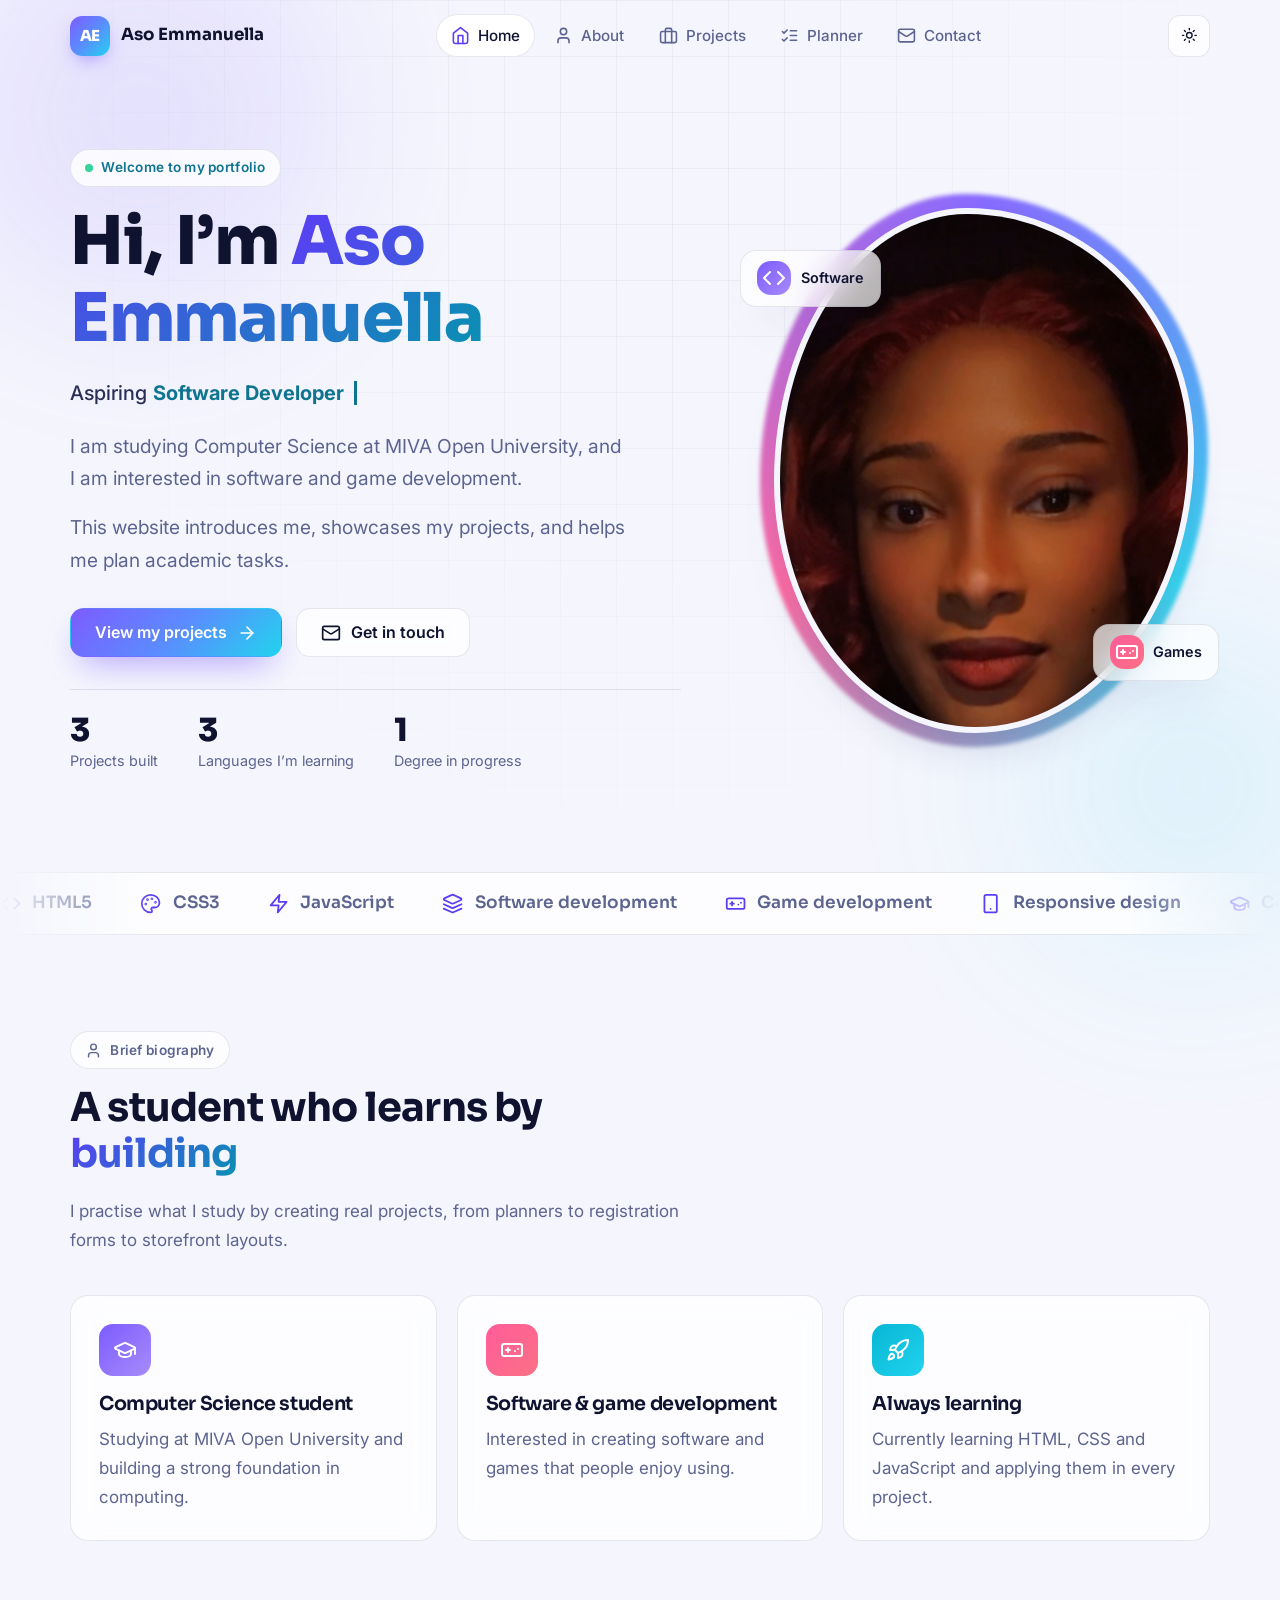
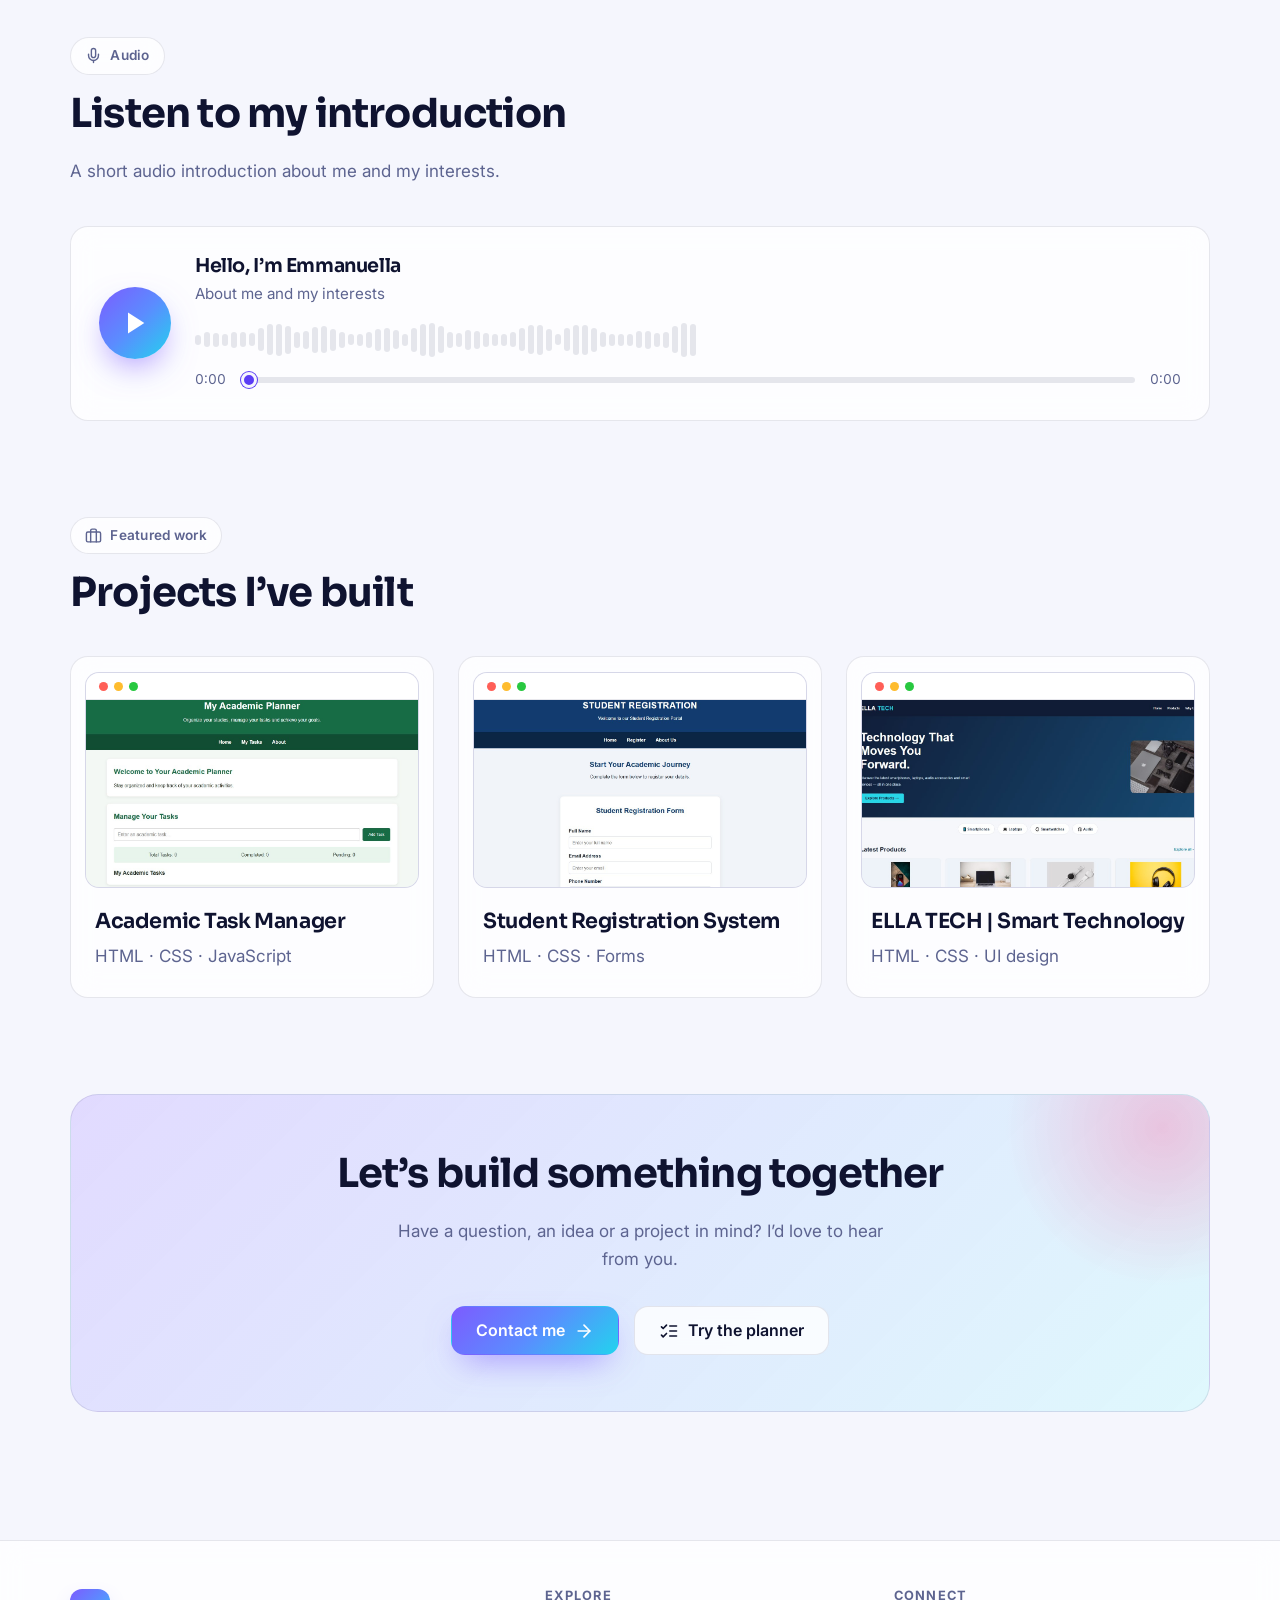
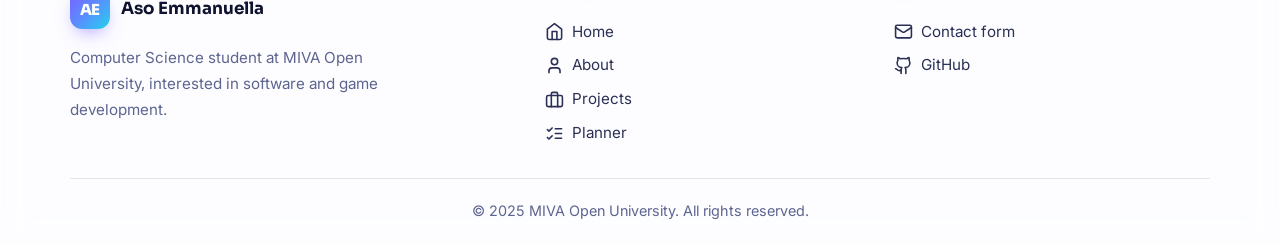
<file: index.html>
<!DOCTYPE html>
<html lang="en">
<head>
  <meta charset="UTF-8">
  <meta name="viewport" content="width=device-width, initial-scale=1.0">
  <title>Aso Emmanuella | Student Portfolio</title>
  <meta name="description" content="Portfolio of Aso Emmanuella, a Computer Science student at MIVA Open University interested in software and game development.">
  <meta name="theme-color" content="#0a0c1b">
  <link rel="icon" href="favicon.svg" type="image/svg+xml">
  <link rel="preconnect" href="https://fonts.googleapis.com">
  <link rel="preconnect" href="https://fonts.gstatic.com" crossorigin>
  <link rel="stylesheet" href="https://fonts.googleapis.com/css2?family=Inter:wght@400;500;600;700&family=Sora:wght@600;700;800&display=swap">
  <link rel="stylesheet" href="style.css">
  <script>
    
    document.documentElement.classList.add("js");
    try {
      var saved = localStorage.getItem("theme");
      var theme = saved ? JSON.parse(saved) : (matchMedia("(prefers-color-scheme: light)").matches ? "light" : "dark");
      document.documentElement.dataset.theme = theme;
    } catch (e) { document.documentElement.dataset.theme = "dark"; }
  </script>
  <script src="script.js" defer></script>
</head>
<body>
  <a class="skip-link" href="#main">Skip to main content</a>
  <div class="scroll-progress" aria-hidden="true"></div>
  <div class="bg-grid" aria-hidden="true"></div>

  <header class="site-header">
    <div class="container nav-inner">
      <a class="brand" href="index.html" aria-label="Aso Emmanuella, home">
        <span class="brand-mark" aria-hidden="true">AE</span>
        <span>Aso Emmanuella</span>
      </a>

      <nav class="nav-links" id="site-nav" aria-label="Main navigation">
        <a href="index.html" aria-current="page"><i data-icon="home"></i>Home</a>
        <a href="about.html"><i data-icon="user"></i>About</a>
        <a href="projects.html"><i data-icon="briefcase"></i>Projects</a>
        <a href="planner.html"><i data-icon="tasks"></i>Planner</a>
        <a href="contact.html"><i data-icon="mail"></i>Contact</a>
      </nav>

      <div class="nav-actions">
        <button class="icon-btn theme-toggle" type="button" aria-label="Switch theme">
          <i data-icon="sun" class="icon-sun"></i><i data-icon="moon" class="icon-moon"></i>
        </button>
        <button class="icon-btn menu-toggle" type="button" aria-expanded="false" aria-controls="site-nav" aria-label="Open menu">
          <span class="bars" aria-hidden="true"><span></span><span></span><span></span></span>
        </button>
      </div>
    </div>
  </header>

  <main id="main">
    <!-- Hero: name, photograph, welcome message, brief biography -->
    <section class="hero" aria-labelledby="hero-title">
      <div class="container hero-grid">
        <div>
          <p class="eyebrow reveal"><span class="dot"></span>Welcome to my portfolio</p>
          <h1 id="hero-title" class="reveal" style="--i:1">Hi, I&rsquo;m <span class="grad-text">Aso Emmanuella</span></h1>
          <p class="role-line reveal" style="--i:2" aria-hidden="true">
            <span>Aspiring</span><span class="typed" data-typed="Software Developer|Game Developer|Computer Science Student">Software Developer</span><span class="caret"></span>
          </p>
          <p class="lead reveal" style="--i:3">
            I am studying Computer Science at MIVA Open University, and I am interested in software and game development.
          </p>
          <p class="lead reveal" style="--i:3">
            This website introduces me, showcases my projects, and helps me plan academic tasks.
          </p>
          <div class="hero-cta reveal" style="--i:4">
            <a class="btn btn-primary" href="projects.html">View my projects <i data-icon="arrow-right" class="icon-arrow"></i></a>
            <a class="btn btn-ghost" href="contact.html"><i data-icon="mail"></i>Get in touch</a>
          </div>
          <dl class="stats reveal" style="--i:5">
            <div class="stat"><dt class="sr-only">Projects built</dt><dd style="margin:0"><strong data-count="3">0</strong><span>Projects built</span></dd></div>
            <div class="stat"><dt class="sr-only">Languages being learned</dt><dd style="margin:0"><strong data-count="3">0</strong><span>Languages I&rsquo;m learning</span></dd></div>
            <div class="stat"><dt class="sr-only">Degree programme</dt><dd style="margin:0"><strong data-count="1">0</strong><span>Degree in progress</span></dd></div>
          </dl>
        </div>

        <div class="portrait-wrap reveal reveal-scale" style="--i:2">
          <div class="portrait-ring" aria-hidden="true"></div>
          <figure class="portrait" style="margin:0">
            <img src="assets/images/profile.jpg" alt="Portrait of Aso Emmanuella" width="420" height="525" fetchpriority="high">
          </figure>
          <div class="float-chip c1" aria-hidden="true"><span class="tile t-violet"><i data-icon="code"></i></span>Software</div>
          <div class="float-chip c2" aria-hidden="true"><span class="tile t-pink"><i data-icon="gamepad"></i></span>Games</div>
        </div>
      </div>
    </section>

    <div class="marquee" aria-hidden="true">
      <div class="marquee-track"><span><i data-icon="code"></i>HTML5</span><span><i data-icon="palette"></i>CSS3</span><span><i data-icon="zap"></i>JavaScript</span><span><i data-icon="layers"></i>Software development</span><span><i data-icon="gamepad"></i>Game development</span><span><i data-icon="phone2"></i>Responsive design</span><span><i data-icon="cap"></i>Computer Science</span><span><i data-icon="code"></i>HTML5</span><span><i data-icon="palette"></i>CSS3</span><span><i data-icon="zap"></i>JavaScript</span><span><i data-icon="layers"></i>Software development</span><span><i data-icon="gamepad"></i>Game development</span><span><i data-icon="phone2"></i>Responsive design</span><span><i data-icon="cap"></i>Computer Science</span><span><i data-icon="code"></i>HTML5</span><span><i data-icon="palette"></i>CSS3</span><span><i data-icon="zap"></i>JavaScript</span><span><i data-icon="layers"></i>Software development</span><span><i data-icon="gamepad"></i>Game development</span><span><i data-icon="phone2"></i>Responsive design</span><span><i data-icon="cap"></i>Computer Science</span><span><i data-icon="code"></i>HTML5</span><span><i data-icon="palette"></i>CSS3</span><span><i data-icon="zap"></i>JavaScript</span><span><i data-icon="layers"></i>Software development</span><span><i data-icon="gamepad"></i>Game development</span><span><i data-icon="phone2"></i>Responsive design</span><span><i data-icon="cap"></i>Computer Science</span></div>
    </div>

    <section class="section" aria-labelledby="bio-title">
      <div class="container">
        <div class="section-head reveal">
          <p class="eyebrow"><i data-icon="user"></i>Brief biography</p>
          <h2 id="bio-title">A student who learns by <span class="grad-text">building</span></h2>
          <p>I practise what I study by creating real projects, from planners to registration forms to storefront layouts.</p>
        </div>
        <div class="grid-3">
          <article class="card reveal" style="--i:0">
            <span class="tile t-violet"><i data-icon="cap"></i></span>
            <h3>Computer Science student</h3>
            <p>Studying at MIVA Open University and building a strong foundation in computing.</p>
          </article>
          <article class="card reveal" style="--i:1">
            <span class="tile t-pink"><i data-icon="gamepad"></i></span>
            <h3>Software &amp; game development</h3>
            <p>Interested in creating software and games that people enjoy using.</p>
          </article>
          <article class="card reveal" style="--i:2">
            <span class="tile t-cyan"><i data-icon="rocket"></i></span>
            <h3>Always learning</h3>
            <p>Currently learning HTML, CSS and JavaScript and applying them in every project.</p>
          </article>
        </div>
      </div>
    </section>

    <section class="section" style="padding-top:0" aria-labelledby="audio-heading">
      <div class="container">
        <div class="section-head reveal">
          <p class="eyebrow"><i data-icon="mic"></i>Audio</p>
          <h2 id="audio-heading">Listen to my introduction</h2>
          <p>A short audio introduction about me and my interests.</p>
        </div>

        <div class="card audio-card reveal" data-audio-player hidden>
          <button class="play-btn" type="button" aria-label="Play introduction">
            <i data-icon="play" class="icon-play"></i><i data-icon="pause" class="icon-pause"></i>
          </button>
          <div class="audio-body">
            <h3>Hello, I&rsquo;m Emmanuella</h3>
            <p>About me and my interests <span class="audio-status" role="status"></span></p>
            <div class="wave" aria-hidden="true"></div>
            <div class="seek-row">
              <span class="t-current">0:00</span>
              <input class="seek" type="range" min="0" max="1000" value="0" step="1" aria-label="Seek through the introduction">
              <span class="t-total">0:00</span>
            </div>
          </div>
        </div>
        <!-- Native player: used as the fallback and replaced by the styled player when JavaScript runs -->
        <audio id="intro-audio" controls preload="metadata" style="width:100%">
          <source src="media/recording.mp3" type="audio/mpeg">
          Your browser does not support the audio element.
        </audio>
      </div>
    </section>

    <section class="section" style="padding-top:0" aria-labelledby="featured-title">
      <div class="container">
        <div class="section-head reveal">
          <p class="eyebrow"><i data-icon="briefcase"></i>Featured work</p>
          <h2 id="featured-title">Projects I&rsquo;ve built</h2>
        </div>
        <div class="projects-grid">
        <a class="card project-card reveal" style="--i:0;text-decoration:none;color:inherit" href="projects.html" aria-label="Academic Task Manager, view on projects page">
          <div class="browser">
            <div class="browser-bar" aria-hidden="true"><span></span><span></span><span></span></div>
            <div class="browser-shot"><img src="assets/images/project-task-manager.jpg" alt="" width="1341" height="642" loading="lazy"></div>
          </div>
          <div class="project-body">
            <h3 style="margin-top:0">Academic Task Manager</h3>
            <p style="margin:0">HTML · CSS · JavaScript</p>
          </div>
        </a>
        <a class="card project-card reveal" style="--i:1;text-decoration:none;color:inherit" href="projects.html" aria-label="Student Registration System, view on projects page">
          <div class="browser">
            <div class="browser-bar" aria-hidden="true"><span></span><span></span><span></span></div>
            <div class="browser-shot"><img src="assets/images/project-registration.jpg" alt="" width="1341" height="642" loading="lazy"></div>
          </div>
          <div class="project-body">
            <h3 style="margin-top:0">Student Registration System</h3>
            <p style="margin:0">HTML · CSS · Forms</p>
          </div>
        </a>
        <a class="card project-card reveal" style="--i:2;text-decoration:none;color:inherit" href="projects.html" aria-label="ELLA TECH | Smart Technology, view on projects page">
          <div class="browser">
            <div class="browser-bar" aria-hidden="true"><span></span><span></span><span></span></div>
            <div class="browser-shot"><img src="assets/images/project-ella-tech.jpg" alt="" width="1341" height="642" loading="lazy"></div>
          </div>
          <div class="project-body">
            <h3 style="margin-top:0">ELLA TECH | Smart Technology</h3>
            <p style="margin:0">HTML · CSS · UI design</p>
          </div>
        </a>
        </div>
      </div>
    </section>

    <section class="section" style="padding-top:0">
      <div class="container">
        <div class="cta-band reveal reveal-scale">
          <h2>Let&rsquo;s build something together</h2>
          <p>Have a question, an idea or a project in mind? I&rsquo;d love to hear from you.</p>
          <div class="hero-cta">
            <a class="btn btn-primary" href="contact.html">Contact me <i data-icon="arrow-right" class="icon-arrow"></i></a>
            <a class="btn btn-ghost" href="planner.html"><i data-icon="tasks"></i>Try the planner</a>
          </div>
        </div>
      </div>
    </section>
  </main>

  <footer class="site-footer">
    <div class="container footer-inner">
      <div>
        <a class="brand" href="index.html" aria-label="Aso Emmanuella, home">
          <span class="brand-mark" aria-hidden="true">AE</span>
          <span>Aso Emmanuella</span>
        </a>
        <p style="margin-top:1rem;max-width:340px">Computer Science student at MIVA Open University, interested in software and game development.</p>
      </div>
      <nav aria-label="Footer navigation">
        <h2>Explore</h2>
        <div class="footer-links">
          <a href="index.html"><i data-icon="home"></i>Home</a>
          <a href="about.html"><i data-icon="user"></i>About</a>
          <a href="projects.html"><i data-icon="briefcase"></i>Projects</a>
          <a href="planner.html"><i data-icon="tasks"></i>Planner</a>
        </div>
      </nav>
      <div>
        <h2>Connect</h2>
        <div class="footer-links">
          <a href="contact.html"><i data-icon="mail"></i>Contact form</a>
          <a href="https://github.com/asoemmanuella2-max" target="_blank" rel="noopener noreferrer"><i data-icon="github"></i>GitHub</a>
        </div>
      </div>
    </div>
    <div class="container copyright">
      <p>&copy; 2025 MIVA Open University. All rights reserved.</p>
    </div>
  </footer>

  <button class="icon-btn to-top" type="button" aria-label="Back to top"><i data-icon="arrow-up"></i></button>
</body>
</html>
</file>
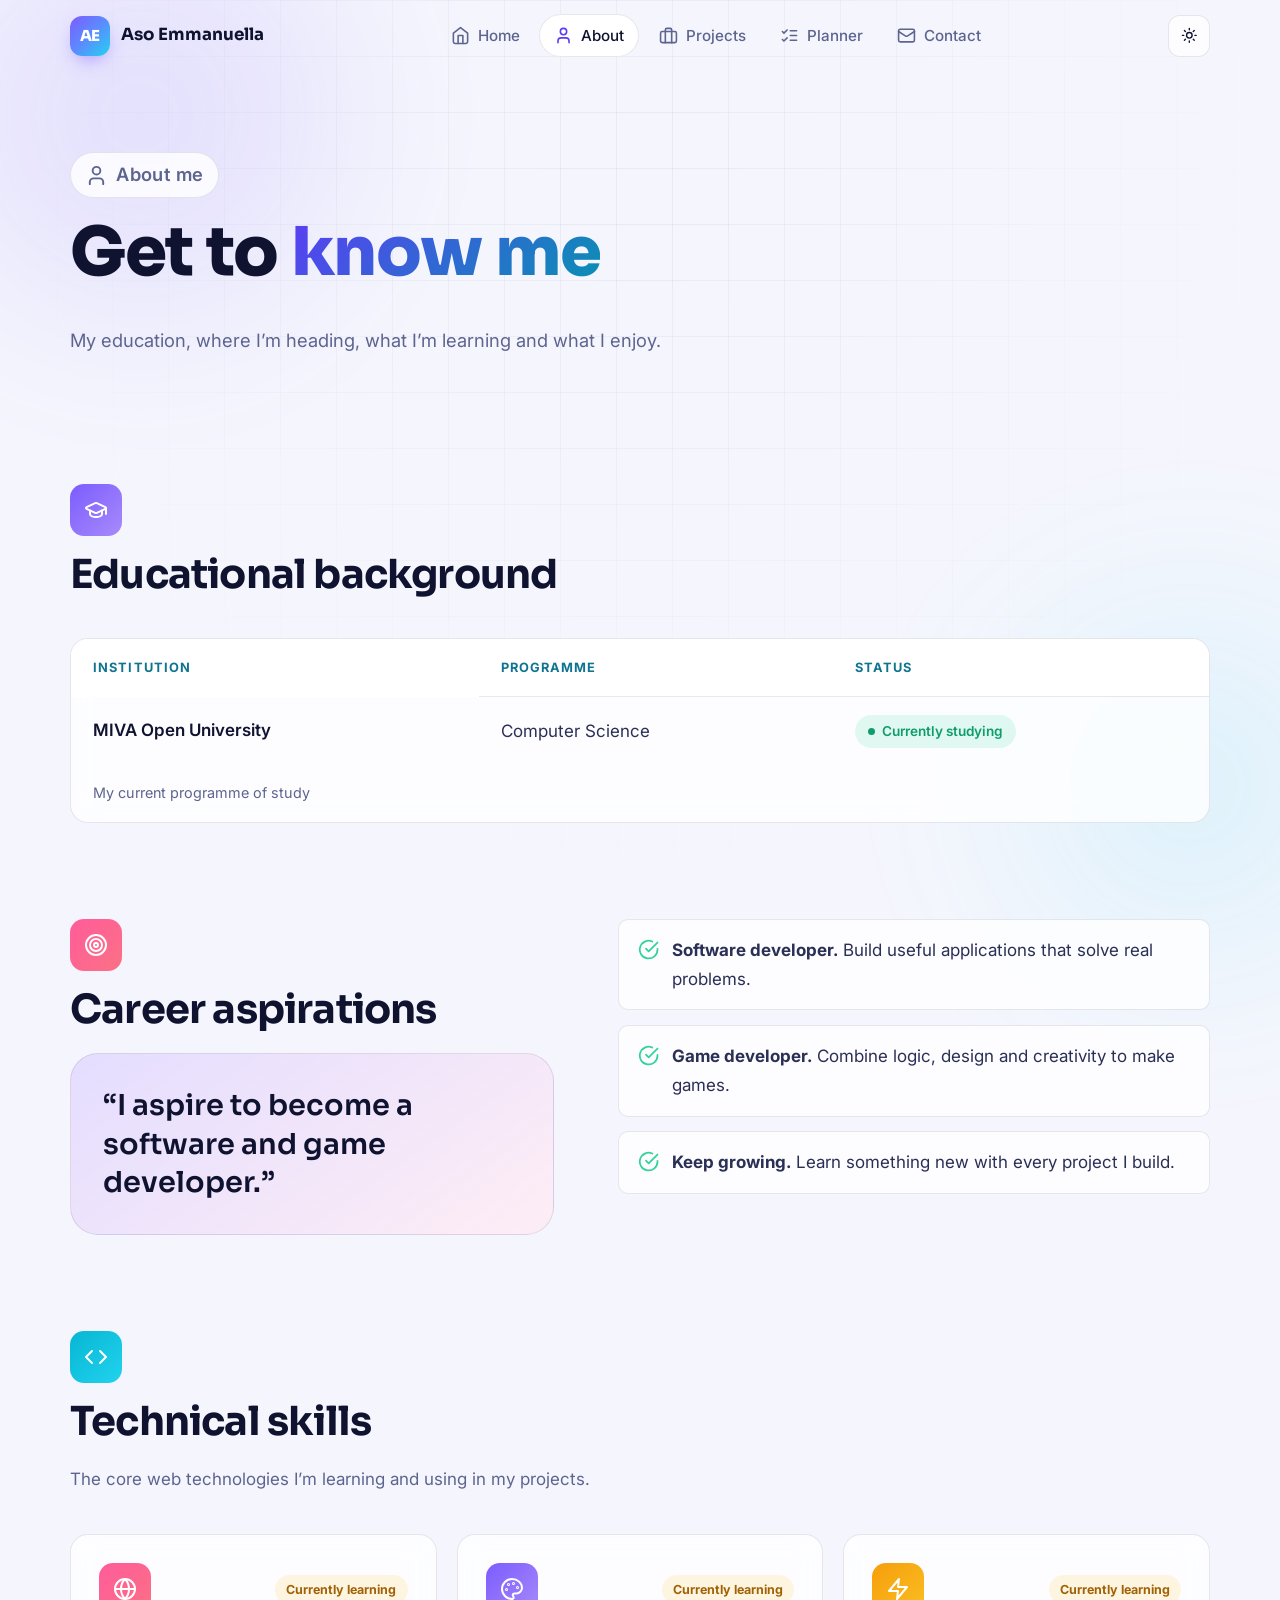
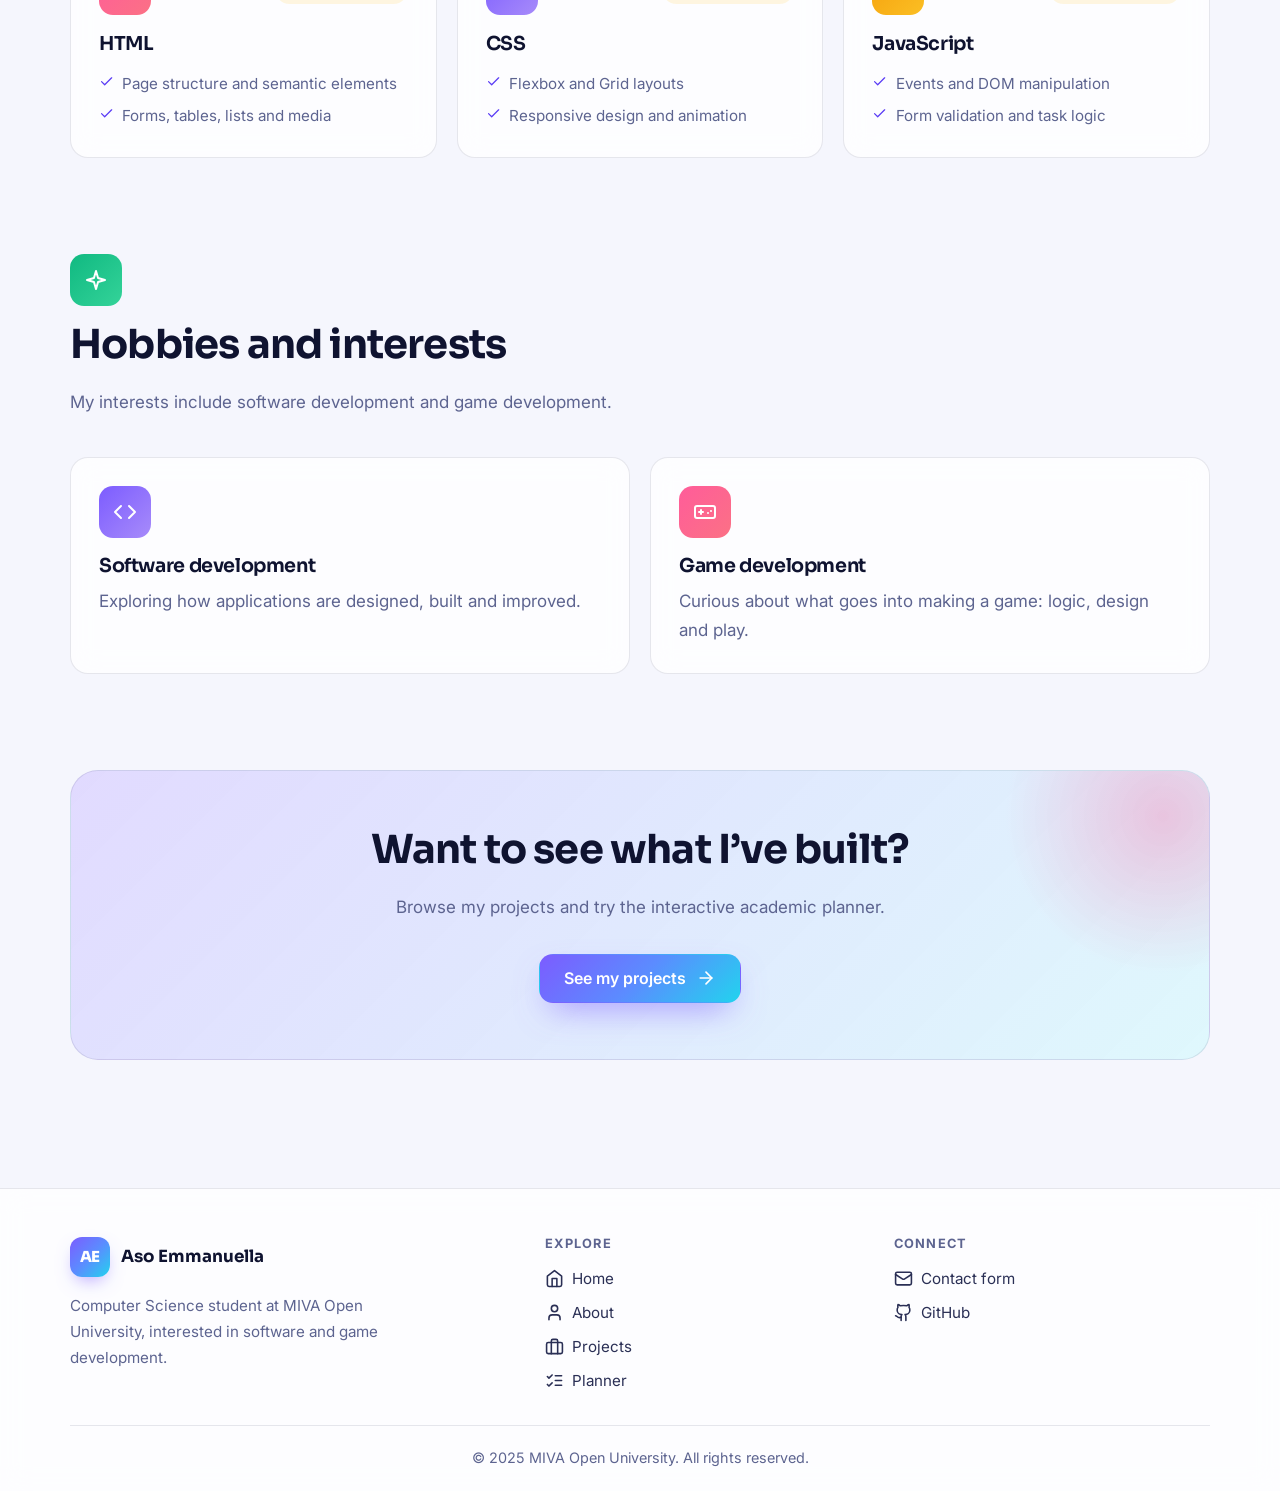
<file: about.html>
<!DOCTYPE html>
<html lang="en">
<head>
  <meta charset="UTF-8">
  <meta name="viewport" content="width=device-width, initial-scale=1.0">
  <title>About Me | Aso Emmanuella</title>
  <meta name="description" content="Education, career aspirations, technical skills and interests of Aso Emmanuella, a Computer Science student at MIVA Open University.">
  <meta name="theme-color" content="#0a0c1b">
  <link rel="icon" href="favicon.svg" type="image/svg+xml">
  <link rel="preconnect" href="https://fonts.googleapis.com">
  <link rel="preconnect" href="https://fonts.gstatic.com" crossorigin>
  <link rel="stylesheet" href="https://fonts.googleapis.com/css2?family=Inter:wght@400;500;600;700&family=Sora:wght@600;700;800&display=swap">
  <link rel="stylesheet" href="style.css">
  <script>
    
    document.documentElement.classList.add("js");
    try {
      var saved = localStorage.getItem("theme");
      var theme = saved ? JSON.parse(saved) : (matchMedia("(prefers-color-scheme: light)").matches ? "light" : "dark");
      document.documentElement.dataset.theme = theme;
    } catch (e) { document.documentElement.dataset.theme = "dark"; }
  </script>
  <script src="script.js" defer></script>
</head>
<body>
  <a class="skip-link" href="#main">Skip to main content</a>
  <div class="scroll-progress" aria-hidden="true"></div>
  <div class="bg-grid" aria-hidden="true"></div>

  <header class="site-header">
    <div class="container nav-inner">
      <a class="brand" href="index.html" aria-label="Aso Emmanuella, home">
        <span class="brand-mark" aria-hidden="true">AE</span>
        <span>Aso Emmanuella</span>
      </a>

      <nav class="nav-links" id="site-nav" aria-label="Main navigation">
        <a href="index.html"><i data-icon="home"></i>Home</a>
        <a href="about.html" aria-current="page"><i data-icon="user"></i>About</a>
        <a href="projects.html"><i data-icon="briefcase"></i>Projects</a>
        <a href="planner.html"><i data-icon="tasks"></i>Planner</a>
        <a href="contact.html"><i data-icon="mail"></i>Contact</a>
      </nav>

      <div class="nav-actions">
        <button class="icon-btn theme-toggle" type="button" aria-label="Switch theme">
          <i data-icon="sun" class="icon-sun"></i><i data-icon="moon" class="icon-moon"></i>
        </button>
        <button class="icon-btn menu-toggle" type="button" aria-expanded="false" aria-controls="site-nav" aria-label="Open menu">
          <span class="bars" aria-hidden="true"><span></span><span></span><span></span></span>
        </button>
      </div>
    </div>
  </header>

  <main id="main">
    <section class="page-hero">
      <div class="container">
        <p class="eyebrow reveal"><i data-icon="user"></i>About me</p>
        <h1 class="reveal" style="--i:1">Get to <span class="grad-text">know me</span></h1>
        <p class="reveal" style="--i:2">My education, where I&rsquo;m heading, what I&rsquo;m learning and what I enjoy.</p>
      </div>
    </section>

    <!-- Education (table) -->
    <section class="section" aria-labelledby="edu-title">
      <div class="container">
        <div class="section-head reveal">
          <span class="tile t-violet" style="margin-bottom:1rem"><i data-icon="cap"></i></span>
          <h2 id="edu-title">Educational background</h2>
        </div>
        <div class="table-wrap reveal">
          <table>
            <caption>My current programme of study</caption>
            <thead>
              <tr><th scope="col">Institution</th><th scope="col">Programme</th><th scope="col">Status</th></tr>
            </thead>
            <tbody>
              <tr>
                <th scope="row">MIVA Open University</th>
                <td>Computer Science</td>
                <td><span class="badge"><span class="dot"></span>Currently studying</span></td>
              </tr>
            </tbody>
          </table>
        </div>
      </div>
    </section>

    <!-- Career aspirations -->
    <section class="section" style="padding-top:0" aria-labelledby="career-title">
      <div class="container split">
        <div class="reveal reveal-left">
          <span class="tile t-pink" style="margin-bottom:1rem"><i data-icon="target"></i></span>
          <h2 id="career-title">Career aspirations</h2>
          <div class="quote-card"><p>&ldquo;I aspire to become a software and game developer.&rdquo;</p></div>
        </div>
        <ul class="check-list reveal reveal-right" aria-label="Career goals">
          <li><i data-icon="check-circle"></i><span><strong>Software developer.</strong> Build useful applications that solve real problems.</span></li>
          <li><i data-icon="check-circle"></i><span><strong>Game developer.</strong> Combine logic, design and creativity to make games.</span></li>
          <li><i data-icon="check-circle"></i><span><strong>Keep growing.</strong> Learn something new with every project I build.</span></li>
        </ul>
      </div>
    </section>

    <!-- Technical skills -->
    <section class="section" style="padding-top:0" aria-labelledby="skills-title">
      <div class="container">
        <div class="section-head reveal">
          <span class="tile t-cyan" style="margin-bottom:1rem"><i data-icon="code"></i></span>
          <h2 id="skills-title">Technical skills</h2>
          <p>The core web technologies I&rsquo;m learning and using in my projects.</p>
        </div>
        <ul class="grid-3">
          <li class="card skill-card reveal" style="--i:0">
            <div class="skill-top"><span class="tile t-pink"><i data-icon="globe"></i></span><span class="pill">Currently learning</span></div>
            <h3>HTML</h3>
            <ul>
              <li><i data-icon="check"></i>Page structure and semantic elements</li>
              <li><i data-icon="check"></i>Forms, tables, lists and media</li>
            </ul>
          </li>
          <li class="card skill-card reveal" style="--i:1">
            <div class="skill-top"><span class="tile t-violet"><i data-icon="palette"></i></span><span class="pill">Currently learning</span></div>
            <h3>CSS</h3>
            <ul>
              <li><i data-icon="check"></i>Flexbox and Grid layouts</li>
              <li><i data-icon="check"></i>Responsive design and animation</li>
            </ul>
          </li>
          <li class="card skill-card reveal" style="--i:2">
            <div class="skill-top"><span class="tile t-amber"><i data-icon="zap"></i></span><span class="pill">Currently learning</span></div>
            <h3>JavaScript</h3>
            <ul>
              <li><i data-icon="check"></i>Events and DOM manipulation</li>
              <li><i data-icon="check"></i>Form validation and task logic</li>
            </ul>
          </li>
        </ul>
      </div>
    </section>

    <!-- Hobbies -->
    <section class="section" style="padding-top:0" aria-labelledby="hobby-title">
      <div class="container">
        <div class="section-head reveal">
          <span class="tile t-green" style="margin-bottom:1rem"><i data-icon="spark"></i></span>
          <h2 id="hobby-title">Hobbies and interests</h2>
          <p>My interests include software development and game development.</p>
        </div>
        <div class="grid-2">
          <article class="card reveal" style="--i:0">
            <span class="tile t-violet"><i data-icon="code"></i></span>
            <h3>Software development</h3>
            <p>Exploring how applications are designed, built and improved.</p>
          </article>
          <article class="card reveal" style="--i:1">
            <span class="tile t-pink"><i data-icon="gamepad"></i></span>
            <h3>Game development</h3>
            <p>Curious about what goes into making a game: logic, design and play.</p>
          </article>
        </div>
      </div>
    </section>

    <section class="section" style="padding-top:0">
      <div class="container">
        <div class="cta-band reveal reveal-scale">
          <h2>Want to see what I&rsquo;ve built?</h2>
          <p>Browse my projects and try the interactive academic planner.</p>
          <div class="hero-cta">
            <a class="btn btn-primary" href="projects.html">See my projects <i data-icon="arrow-right" class="icon-arrow"></i></a>
          </div>
        </div>
      </div>
    </section>
  </main>

  <footer class="site-footer">
    <div class="container footer-inner">
      <div>
        <a class="brand" href="index.html" aria-label="Aso Emmanuella, home">
          <span class="brand-mark" aria-hidden="true">AE</span>
          <span>Aso Emmanuella</span>
        </a>
        <p style="margin-top:1rem;max-width:340px">Computer Science student at MIVA Open University, interested in software and game development.</p>
      </div>
      <nav aria-label="Footer navigation">
        <h2>Explore</h2>
        <div class="footer-links">
          <a href="index.html"><i data-icon="home"></i>Home</a>
          <a href="about.html"><i data-icon="user"></i>About</a>
          <a href="projects.html"><i data-icon="briefcase"></i>Projects</a>
          <a href="planner.html"><i data-icon="tasks"></i>Planner</a>
        </div>
      </nav>
      <div>
        <h2>Connect</h2>
        <div class="footer-links">
          <a href="contact.html"><i data-icon="mail"></i>Contact form</a>
          <a href="https://github.com/asoemmanuella2-max" target="_blank" rel="noopener noreferrer"><i data-icon="github"></i>GitHub</a>
        </div>
      </div>
    </div>
    <div class="container copyright">
      <p>&copy; 2025 MIVA Open University. All rights reserved.</p>
    </div>
  </footer>

  <button class="icon-btn to-top" type="button" aria-label="Back to top"><i data-icon="arrow-up"></i></button>
</body>
</html>
</file>
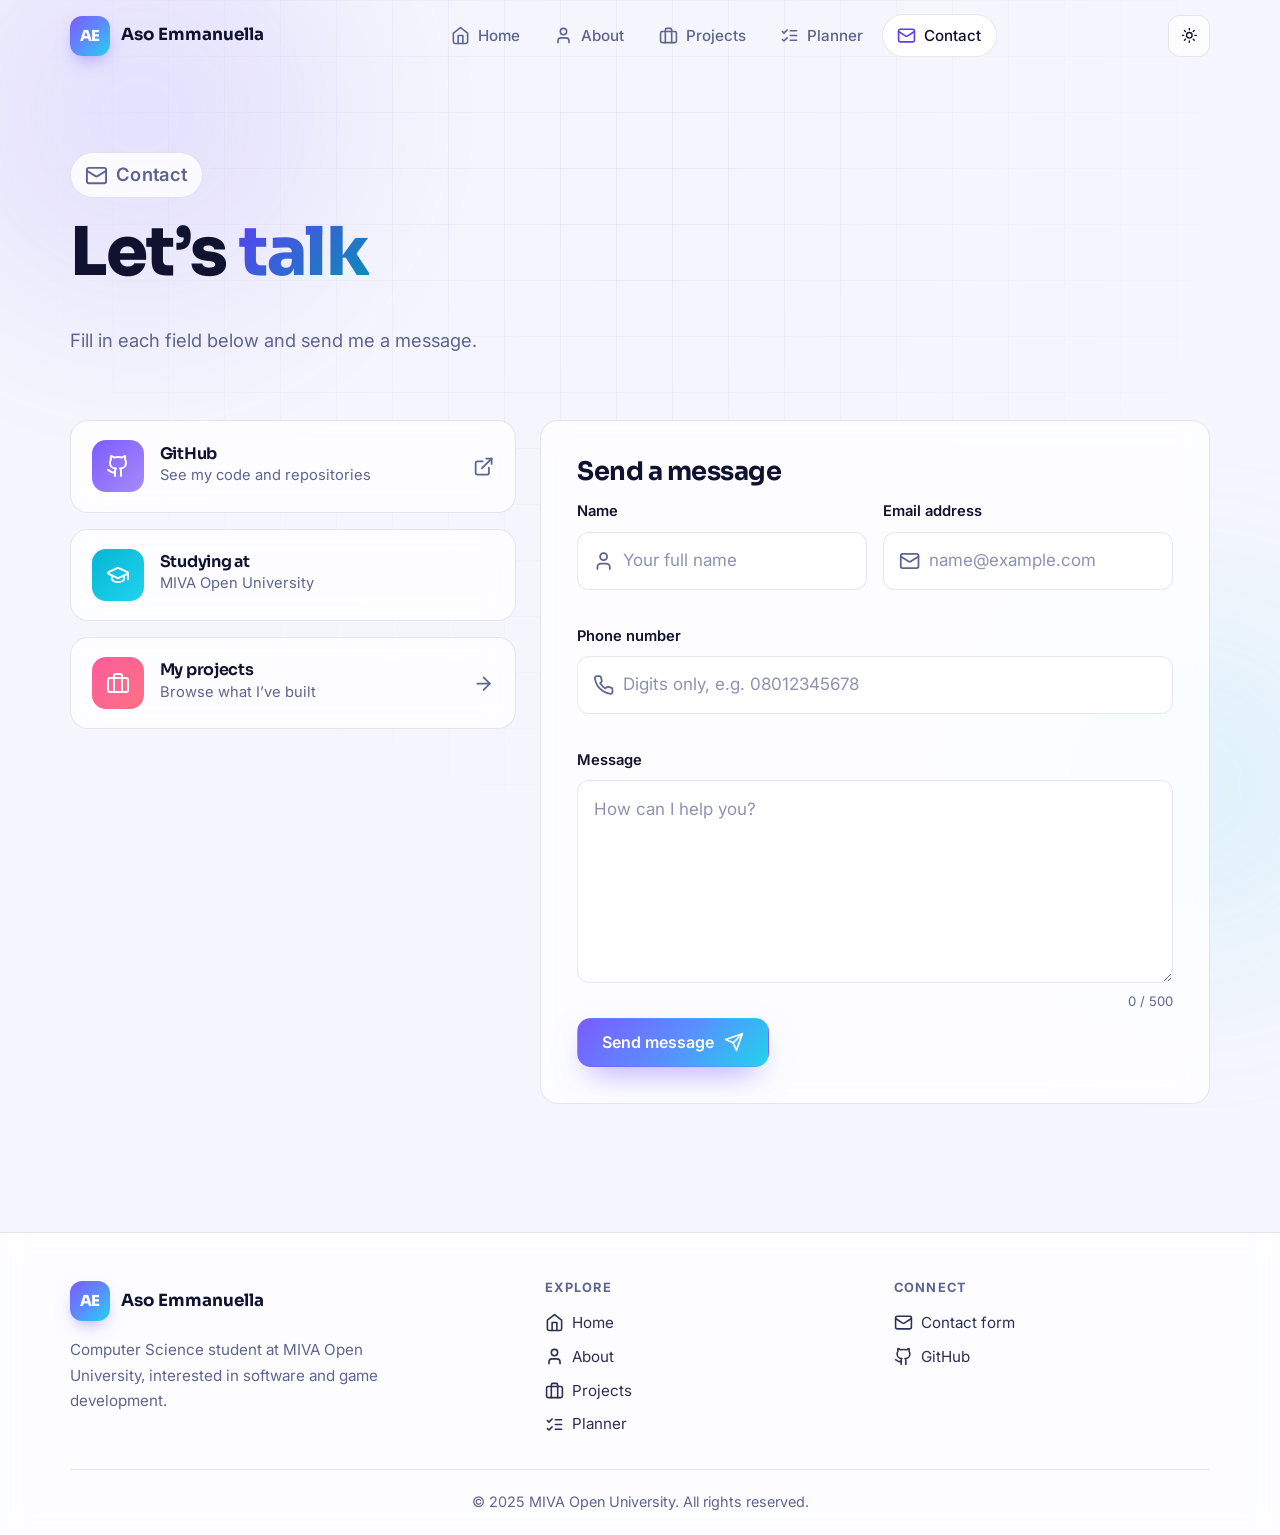
<file: contact.html>
<!DOCTYPE html>
<html lang="en">
<head>
  <meta charset="UTF-8">
  <meta name="viewport" content="width=device-width, initial-scale=1.0">
  <title>Contact | Aso Emmanuella</title>
  <meta name="description" content="Send a message to Aso Emmanuella using the contact form.">
  <meta name="theme-color" content="#0a0c1b">
  <link rel="icon" href="favicon.svg" type="image/svg+xml">
  <link rel="preconnect" href="https://fonts.googleapis.com">
  <link rel="preconnect" href="https://fonts.gstatic.com" crossorigin>
  <link rel="stylesheet" href="https://fonts.googleapis.com/css2?family=Inter:wght@400;500;600;700&family=Sora:wght@600;700;800&display=swap">
  <link rel="stylesheet" href="style.css">
  <script>
   
    document.documentElement.classList.add("js");
    try {
      var saved = localStorage.getItem("theme");
      var theme = saved ? JSON.parse(saved) : (matchMedia("(prefers-color-scheme: light)").matches ? "light" : "dark");
      document.documentElement.dataset.theme = theme;
    } catch (e) { document.documentElement.dataset.theme = "dark"; }
  </script>
  <script src="script.js" defer></script>
</head>
<body>
  <a class="skip-link" href="#main">Skip to main content</a>
  <div class="scroll-progress" aria-hidden="true"></div>
  <div class="bg-grid" aria-hidden="true"></div>

  <header class="site-header">
    <div class="container nav-inner">
      <a class="brand" href="index.html" aria-label="Aso Emmanuella, home">
        <span class="brand-mark" aria-hidden="true">AE</span>
        <span>Aso Emmanuella</span>
      </a>

      <nav class="nav-links" id="site-nav" aria-label="Main navigation">
        <a href="index.html"><i data-icon="home"></i>Home</a>
        <a href="about.html"><i data-icon="user"></i>About</a>
        <a href="projects.html"><i data-icon="briefcase"></i>Projects</a>
        <a href="planner.html"><i data-icon="tasks"></i>Planner</a>
        <a href="contact.html" aria-current="page"><i data-icon="mail"></i>Contact</a>
      </nav>

      <div class="nav-actions">
        <button class="icon-btn theme-toggle" type="button" aria-label="Switch theme">
          <i data-icon="sun" class="icon-sun"></i><i data-icon="moon" class="icon-moon"></i>
        </button>
        <button class="icon-btn menu-toggle" type="button" aria-expanded="false" aria-controls="site-nav" aria-label="Open menu">
          <span class="bars" aria-hidden="true"><span></span><span></span><span></span></span>
        </button>
      </div>
    </div>
  </header>

  <main id="main">
    <section class="page-hero">
      <div class="container">
        <p class="eyebrow reveal"><i data-icon="mail"></i>Contact</p>
        <h1 class="reveal" style="--i:1">Let&rsquo;s <span class="grad-text">talk</span></h1>
        <p class="reveal" style="--i:2">Fill in each field below and send me a message.</p>
      </div>
    </section>

    <section class="section" style="padding-top:2rem" aria-labelledby="contact-heading">
      <div class="container contact-layout">
        <div class="contact-info">
          <a class="card info-card reveal" href="https://github.com/asoemmanuella2-max" target="_blank" rel="noopener noreferrer">
            <span class="tile t-violet"><i data-icon="github"></i></span>
            <div><h3>GitHub</h3><p>See my code and repositories</p></div>
            <i data-icon="external" class="icon-arrow"></i>
          </a>
          <div class="card info-card reveal" style="--i:1">
            <span class="tile t-cyan"><i data-icon="cap"></i></span>
            <div><h3>Studying at</h3><p>MIVA Open University</p></div>
          </div>
          <a class="card info-card reveal" style="--i:2" href="projects.html">
            <span class="tile t-pink"><i data-icon="briefcase"></i></span>
            <div><h3>My projects</h3><p>Browse what I&rsquo;ve built</p></div>
            <i data-icon="arrow-right" class="icon-arrow"></i>
          </a>
        </div>

        <div class="card form-card reveal" style="--i:1">
          <h2 id="contact-heading" style="font-size:1.6rem">Send a message</h2>
          <form id="contact-form" novalidate>
            <div class="form-row">
              <div class="field">
                <label for="contact-name">Name</label>
                <div class="input-icon">
                  <i data-icon="user"></i>
                  <input id="contact-name" name="name" type="text" placeholder="Your full name" autocomplete="name" required aria-describedby="contact-name-error">
                </div>
                <p class="field-error" id="contact-name-error" role="alert"><i data-icon="alert"></i><span></span></p>
              </div>
              <div class="field">
                <label for="contact-email">Email address</label>
                <div class="input-icon">
                  <i data-icon="mail"></i>
                  <input id="contact-email" name="email" type="email" placeholder="name@example.com" autocomplete="email" required aria-describedby="contact-email-error">
                </div>
                <p class="field-error" id="contact-email-error" role="alert"><i data-icon="alert"></i><span></span></p>
              </div>
            </div>
              <div class="field">
                <label for="contact-phone">Phone number</label>
                <div class="input-icon">
                  <i data-icon="phone"></i>
                  <input id="contact-phone" name="phone" type="tel" placeholder="Digits only, e.g. 08012345678" autocomplete="tel" inputmode="numeric" required aria-describedby="contact-phone-error">
                </div>
                <p class="field-error" id="contact-phone-error" role="alert"><i data-icon="alert"></i><span></span></p>
              </div>
            <div class="field">
              <label for="contact-message-text">Message</label>
              <textarea id="contact-message-text" name="message" rows="6" maxlength="500" placeholder="How can I help you?" required aria-describedby="contact-message-text-error"></textarea>
              <div class="field-hint"><p class="field-error" id="contact-message-text-error" role="alert"><i data-icon="alert"></i><span></span></p><span id="message-count">0 / 500</span></div>
            </div>
            <button class="btn btn-primary" type="submit">Send message <i data-icon="send"></i></button>
          </form>

          <div class="success" aria-live="polite">
            <div class="check-big"><i data-icon="check"></i></div>
            <h2 tabindex="-1" style="margin:0.6rem 0 0">Thank you!</h2>
            <p>Thank you, <strong id="success-name"></strong>. Your form was submitted successfully.</p>
            <button class="btn btn-ghost" id="send-another" type="button">Send another message</button>
          </div>
        </div>
      </div>
    </section>
  </main>

  <footer class="site-footer">
    <div class="container footer-inner">
      <div>
        <a class="brand" href="index.html" aria-label="Aso Emmanuella, home">
          <span class="brand-mark" aria-hidden="true">AE</span>
          <span>Aso Emmanuella</span>
        </a>
        <p style="margin-top:1rem;max-width:340px">Computer Science student at MIVA Open University, interested in software and game development.</p>
      </div>
      <nav aria-label="Footer navigation">
        <h2>Explore</h2>
        <div class="footer-links">
          <a href="index.html"><i data-icon="home"></i>Home</a>
          <a href="about.html"><i data-icon="user"></i>About</a>
          <a href="projects.html"><i data-icon="briefcase"></i>Projects</a>
          <a href="planner.html"><i data-icon="tasks"></i>Planner</a>
        </div>
      </nav>
      <div>
        <h2>Connect</h2>
        <div class="footer-links">
          <a href="contact.html"><i data-icon="mail"></i>Contact form</a>
          <a href="https://github.com/asoemmanuella2-max" target="_blank" rel="noopener noreferrer"><i data-icon="github"></i>GitHub</a>
        </div>
      </div>
    </div>
    <div class="container copyright">
      <p>&copy; 2025 MIVA Open University. All rights reserved.</p>
    </div>
  </footer>

  <button class="icon-btn to-top" type="button" aria-label="Back to top"><i data-icon="arrow-up"></i></button>
</body>
</html>
</file>
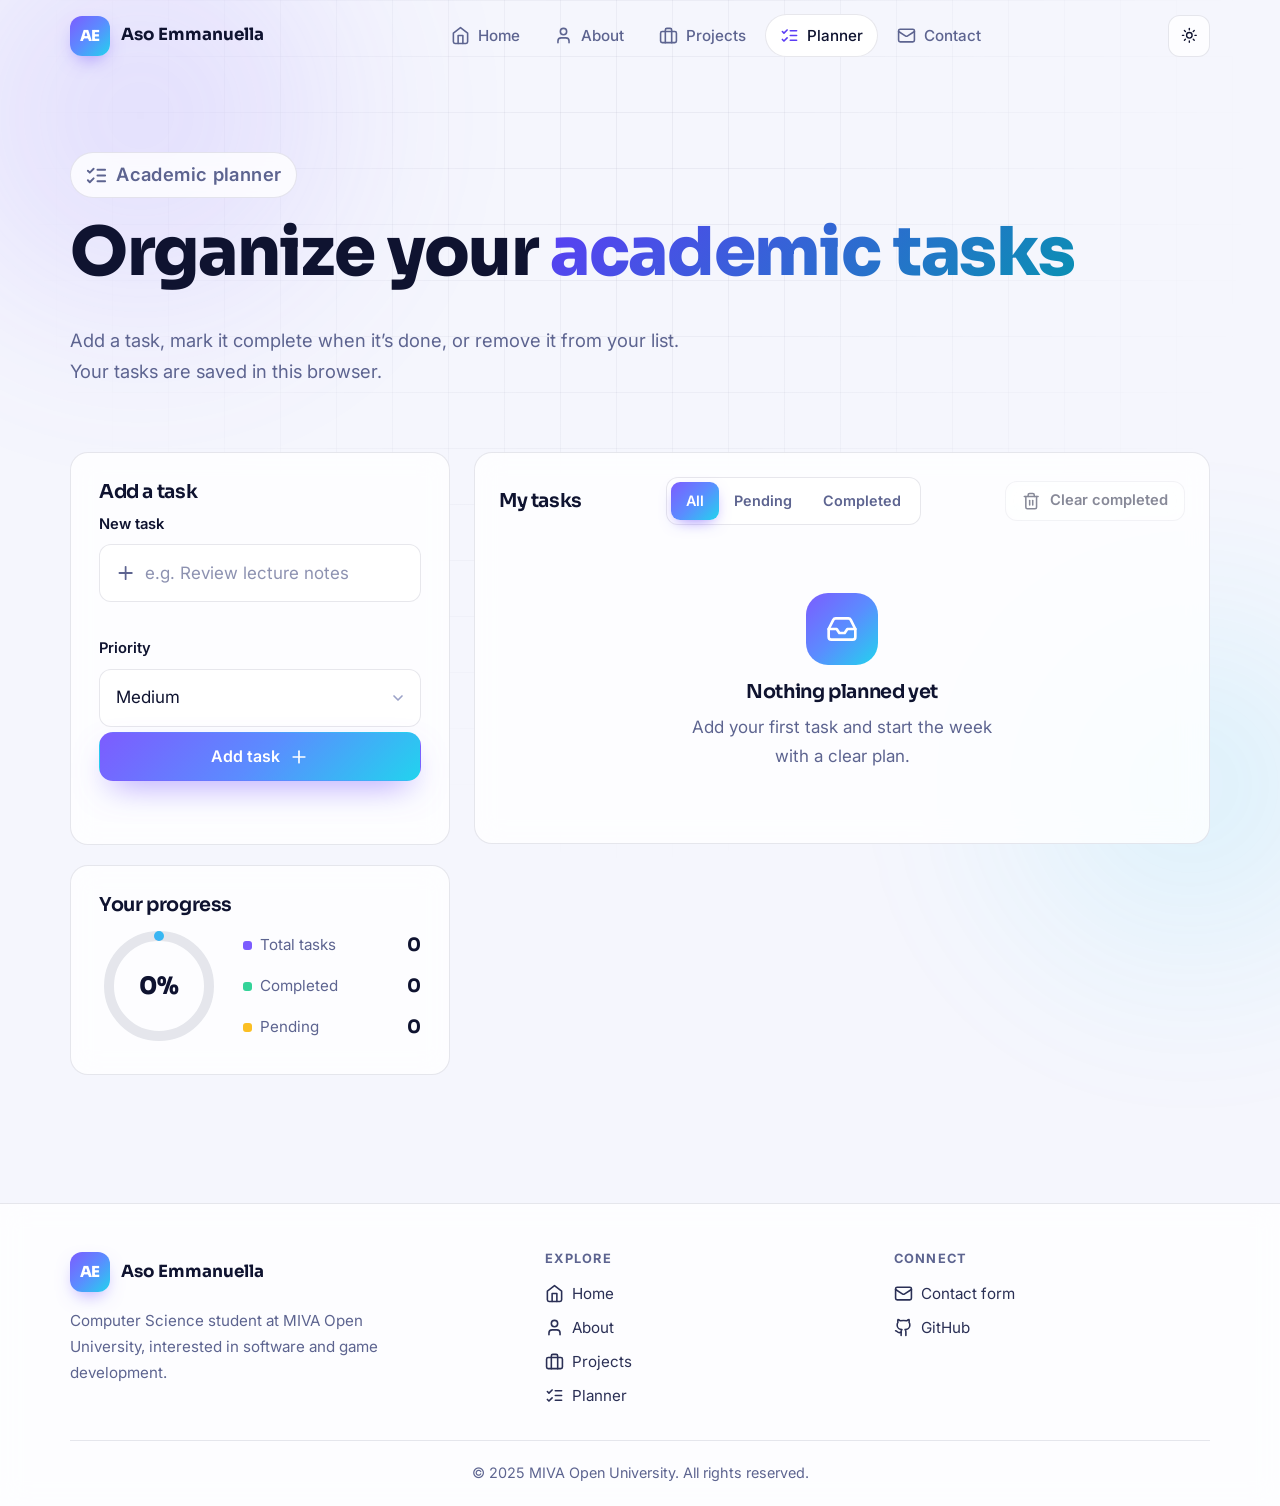
<file: planner.html>
<!DOCTYPE html>
<html lang="en">
<head>
  <meta charset="UTF-8">
  <meta name="viewport" content="width=device-width, initial-scale=1.0">
  <title>Academic Planner | Aso Emmanuella</title>
  <meta name="description" content="An interactive academic planner: add tasks, mark them complete and delete them. Built with JavaScript.">
  <meta name="theme-color" content="#0a0c1b">
  <link rel="icon" href="favicon.svg" type="image/svg+xml">
  <link rel="preconnect" href="https://fonts.googleapis.com">
  <link rel="preconnect" href="https://fonts.gstatic.com" crossorigin>
  <link rel="stylesheet" href="https://fonts.googleapis.com/css2?family=Inter:wght@400;500;600;700&family=Sora:wght@600;700;800&display=swap">
  <link rel="stylesheet" href="style.css">
  <script>
  
    document.documentElement.classList.add("js");
    try {
      var saved = localStorage.getItem("theme");
      var theme = saved ? JSON.parse(saved) : (matchMedia("(prefers-color-scheme: light)").matches ? "light" : "dark");
      document.documentElement.dataset.theme = theme;
    } catch (e) { document.documentElement.dataset.theme = "dark"; }
  </script>
  <script src="script.js" defer></script>
</head>
<body>
  <a class="skip-link" href="#main">Skip to main content</a>
  <div class="scroll-progress" aria-hidden="true"></div>
  <div class="bg-grid" aria-hidden="true"></div>

  <header class="site-header">
    <div class="container nav-inner">
      <a class="brand" href="index.html" aria-label="Aso Emmanuella, home">
        <span class="brand-mark" aria-hidden="true">AE</span>
        <span>Aso Emmanuella</span>
      </a>

      <nav class="nav-links" id="site-nav" aria-label="Main navigation">
        <a href="index.html"><i data-icon="home"></i>Home</a>
        <a href="about.html"><i data-icon="user"></i>About</a>
        <a href="projects.html"><i data-icon="briefcase"></i>Projects</a>
        <a href="planner.html" aria-current="page"><i data-icon="tasks"></i>Planner</a>
        <a href="contact.html"><i data-icon="mail"></i>Contact</a>
      </nav>

      <div class="nav-actions">
        <button class="icon-btn theme-toggle" type="button" aria-label="Switch theme">
          <i data-icon="sun" class="icon-sun"></i><i data-icon="moon" class="icon-moon"></i>
        </button>
        <button class="icon-btn menu-toggle" type="button" aria-expanded="false" aria-controls="site-nav" aria-label="Open menu">
          <span class="bars" aria-hidden="true"><span></span><span></span><span></span></span>
        </button>
      </div>
    </div>
  </header>

  <main id="main">
    <section class="page-hero">
      <div class="container">
        <p class="eyebrow reveal"><i data-icon="tasks"></i>Academic planner</p>
        <h1 class="reveal" style="--i:1">Organize your <span class="grad-text">academic tasks</span></h1>
        <p class="reveal" style="--i:2">Add a task, mark it complete when it&rsquo;s done, or remove it from your list. Your tasks are saved in this browser.</p>
      </div>
    </section>

    <section class="section" style="padding-top:2rem" aria-labelledby="planner-heading">
      <div class="container planner-layout">
        <h2 id="planner-heading" class="sr-only">Planner</h2>

        <div class="planner-side">
          <div class="card reveal">
            <h3 style="margin-top:0">Add a task</h3>
            <form id="task-form" novalidate>
              <div class="field" id="task-field">
                <label for="task-input">New task</label>
                <div class="input-icon">
                  <i data-icon="plus"></i>
                  <input id="task-input" name="task" type="text" placeholder="e.g. Review lecture notes" maxlength="120" autocomplete="off" aria-describedby="task-error">
                </div>
                <p class="field-error" id="task-error"><i data-icon="alert"></i><span></span></p>
              </div>
              <div class="field">
                <label for="task-priority">Priority</label>
                <select id="task-priority" name="priority">
                  <option value="low">Low</option>
                  <option value="medium" selected>Medium</option>
                  <option value="high">High</option>
                </select>
              </div>
              <button class="btn btn-primary" type="submit" style="width:100%">Add task <i data-icon="plus"></i></button>
              <p id="planner-message" class="form-status" aria-live="polite"></p>
            </form>
          </div>

          <div class="card reveal" style="--i:1" aria-labelledby="progress-title">
            <h3 id="progress-title" style="margin-top:0">Your progress</h3>
            <div class="ring-wrap">
              <div class="ring">
                <svg viewBox="0 0 120 120" aria-hidden="true">
                  <defs>
                    <linearGradient id="ringGrad" x1="0" y1="0" x2="1" y2="1">
                      <stop offset="0" stop-color="#7c5cff"/><stop offset="1" stop-color="#22d3ee"/>
                    </linearGradient>
                  </defs>
                  <circle class="track" cx="60" cy="60" r="50"/>
                  <circle class="bar" cx="60" cy="60" r="50"/>
                </svg>
                <span class="ring-label" id="ring-label">0%</span>
              </div>
              <div class="counts">
                <div class="count-row"><span><i style="background:var(--violet)"></i>Total tasks</span><strong id="total-count">0</strong></div>
                <div class="count-row"><span><i style="background:var(--green)"></i>Completed</span><strong id="completed-count">0</strong></div>
                <div class="count-row"><span><i style="background:var(--amber)"></i>Pending</span><strong id="pending-count">0</strong></div>
              </div>
            </div>
          </div>
        </div>

        <div class="card planner-main reveal" style="--i:1">
          <div class="planner-toolbar">
            <h3 style="margin:0">My tasks</h3>
            <div class="segmented" role="group" aria-label="Filter tasks">
              <button type="button" data-task-filter="all" aria-pressed="true">All</button>
              <button type="button" data-task-filter="pending" aria-pressed="false">Pending</button>
              <button type="button" data-task-filter="completed" aria-pressed="false">Completed</button>
            </div>
            <button class="btn btn-ghost btn-sm" type="button" id="clear-completed" disabled><i data-icon="trash"></i>Clear completed</button>
          </div>
          <ul class="task-list" id="task-list" aria-label="Task list"></ul>
        </div>
      </div>
    </section>
  </main>

  <footer class="site-footer">
    <div class="container footer-inner">
      <div>
        <a class="brand" href="index.html" aria-label="Aso Emmanuella, home">
          <span class="brand-mark" aria-hidden="true">AE</span>
          <span>Aso Emmanuella</span>
        </a>
        <p style="margin-top:1rem;max-width:340px">Computer Science student at MIVA Open University, interested in software and game development.</p>
      </div>
      <nav aria-label="Footer navigation">
        <h2>Explore</h2>
        <div class="footer-links">
          <a href="index.html"><i data-icon="home"></i>Home</a>
          <a href="about.html"><i data-icon="user"></i>About</a>
          <a href="projects.html"><i data-icon="briefcase"></i>Projects</a>
          <a href="planner.html"><i data-icon="tasks"></i>Planner</a>
        </div>
      </nav>
      <div>
        <h2>Connect</h2>
        <div class="footer-links">
          <a href="contact.html"><i data-icon="mail"></i>Contact form</a>
          <a href="https://github.com/asoemmanuella2-max" target="_blank" rel="noopener noreferrer"><i data-icon="github"></i>GitHub</a>
        </div>
      </div>
    </div>
    <div class="container copyright">
      <p>&copy; 2025 MIVA Open University. All rights reserved.</p>
    </div>
  </footer>

  <button class="icon-btn to-top" type="button" aria-label="Back to top"><i data-icon="arrow-up"></i></button>
</body>
</html>
</file>
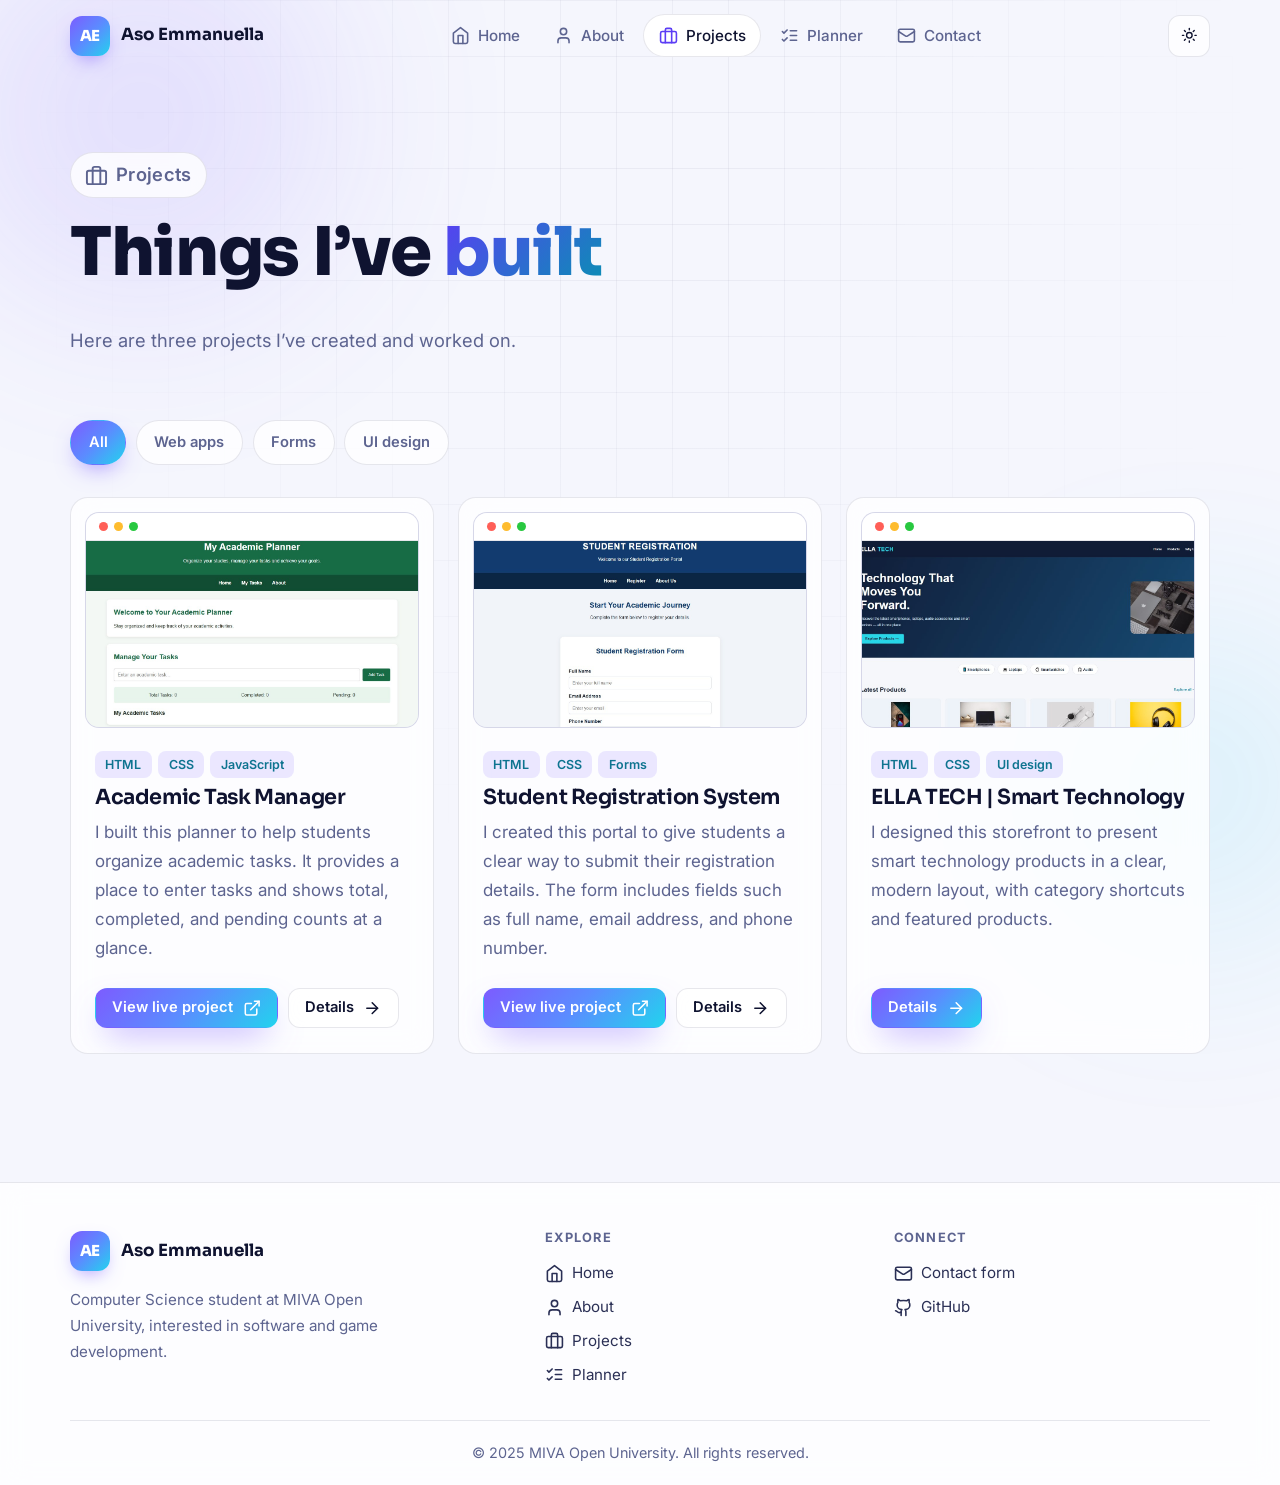
<file: projects.html>
<!DOCTYPE html>
<html lang="en">
<head>
  <meta charset="UTF-8">
  <meta name="viewport" content="width=device-width, initial-scale=1.0">
  <title>Projects | Aso Emmanuella</title>
  <meta name="description" content="Three projects by Aso Emmanuella: an academic task manager, a student registration system and a smart technology storefront.">
  <meta name="theme-color" content="#0a0c1b">
  <link rel="icon" href="favicon.svg" type="image/svg+xml">
  <link rel="preconnect" href="https://fonts.googleapis.com">
  <link rel="preconnect" href="https://fonts.gstatic.com" crossorigin>
  <link rel="stylesheet" href="https://fonts.googleapis.com/css2?family=Inter:wght@400;500;600;700&family=Sora:wght@600;700;800&display=swap">
  <link rel="stylesheet" href="style.css">
  <script>
    /* Runs before first paint so the saved theme never flashes. */
    document.documentElement.classList.add("js");
    try {
      var saved = localStorage.getItem("theme");
      var theme = saved ? JSON.parse(saved) : (matchMedia("(prefers-color-scheme: light)").matches ? "light" : "dark");
      document.documentElement.dataset.theme = theme;
    } catch (e) { document.documentElement.dataset.theme = "dark"; }
  </script>
  <script src="script.js" defer></script>
</head>
<body>
  <a class="skip-link" href="#main">Skip to main content</a>
  <div class="scroll-progress" aria-hidden="true"></div>
  <div class="bg-grid" aria-hidden="true"></div>

  <header class="site-header">
    <div class="container nav-inner">
      <a class="brand" href="index.html" aria-label="Aso Emmanuella, home">
        <span class="brand-mark" aria-hidden="true">AE</span>
        <span>Aso Emmanuella</span>
      </a>

      <nav class="nav-links" id="site-nav" aria-label="Main navigation">
        <a href="index.html"><i data-icon="home"></i>Home</a>
        <a href="about.html"><i data-icon="user"></i>About</a>
        <a href="projects.html" aria-current="page"><i data-icon="briefcase"></i>Projects</a>
        <a href="planner.html"><i data-icon="tasks"></i>Planner</a>
        <a href="contact.html"><i data-icon="mail"></i>Contact</a>
      </nav>

      <div class="nav-actions">
        <button class="icon-btn theme-toggle" type="button" aria-label="Switch theme">
          <i data-icon="sun" class="icon-sun"></i><i data-icon="moon" class="icon-moon"></i>
        </button>
        <button class="icon-btn menu-toggle" type="button" aria-expanded="false" aria-controls="site-nav" aria-label="Open menu">
          <span class="bars" aria-hidden="true"><span></span><span></span><span></span></span>
        </button>
      </div>
    </div>
  </header>

  <main id="main">
    <section class="page-hero">
      <div class="container">
        <p class="eyebrow reveal"><i data-icon="briefcase"></i>Projects</p>
        <h1 class="reveal" style="--i:1">Things I&rsquo;ve <span class="grad-text">built</span></h1>
        <p class="reveal" style="--i:2">Here are three projects I&rsquo;ve created and worked on.</p>
      </div>
    </section>

    <section class="section" style="padding-top:2rem" aria-labelledby="projects-heading">
      <div class="container">
        <h2 id="projects-heading" class="sr-only">Project list</h2>
        <div class="filters reveal" role="group" aria-label="Filter projects">
          <button class="chip" type="button" data-filter="all" aria-pressed="true">All</button>
          <button class="chip" type="button" data-filter="webapp" aria-pressed="false">Web apps</button>
          <button class="chip" type="button" data-filter="forms" aria-pressed="false">Forms</button>
          <button class="chip" type="button" data-filter="ui" aria-pressed="false">UI design</button>
        </div>
        <p id="project-count" class="sr-only" role="status" aria-live="polite">Showing 3 of 3 projects</p>

        <div class="projects-grid">
        <article class="card project-card reveal" data-category="webapp" data-details="A planner for students: type in an academic task, add it to the list, and watch the total, completed and pending counters update. Built with HTML, CSS and JavaScript.">
          <div class="browser">
            <div class="browser-bar" aria-hidden="true"><span></span><span></span><span></span></div>
            <div class="browser-shot">
              <img src="assets/images/project-task-manager.jpg" alt="Preview of the Academic Task Manager showing a task entry field and task counts" width="1341" height="642" loading="lazy">
            </div>
          </div>
          <div class="project-body">
            <ul class="tags" aria-label="Technologies used"><li class="tag">HTML</li><li class="tag">CSS</li><li class="tag">JavaScript</li></ul>
            <h3>Academic Task Manager</h3>
            <p>I built this planner to help students organize academic tasks. It provides a place to enter tasks and shows total, completed, and pending counts at a glance.</p>
            <div class="project-actions">
              <a class="btn btn-primary btn-sm" href="https://asoemmanuella2-max.github.io/academic-task-manager/" target="_blank" rel="noopener noreferrer" data-live>View live project <i data-icon="external"></i></a>
              <button class="btn btn-ghost btn-sm" type="button" data-open-project>Details <i data-icon="arrow-right" class="icon-arrow"></i></button>
            </div>
          </div>
        </article>
        <article class="card project-card reveal" data-category="webapp forms" data-details="A registration portal with a clear form where students enter their full name, email address and phone number, with a simple Home / Register / About Us navigation.">
          <div class="browser">
            <div class="browser-bar" aria-hidden="true"><span></span><span></span><span></span></div>
            <div class="browser-shot">
              <img src="assets/images/project-registration.jpg" alt="Preview of the Student Registration System and its student registration form" width="1341" height="642" loading="lazy">
            </div>
          </div>
          <div class="project-body">
            <ul class="tags" aria-label="Technologies used"><li class="tag">HTML</li><li class="tag">CSS</li><li class="tag">Forms</li></ul>
            <h3>Student Registration System</h3>
            <p>I created this portal to give students a clear way to submit their registration details. The form includes fields such as full name, email address, and phone number.</p>
            <div class="project-actions">
              <a class="btn btn-primary btn-sm" href="https://asoemmanuella2-max.github.io/student-registration-system/" target="_blank" rel="noopener noreferrer" data-live>View live project <i data-icon="external"></i></a>
              <button class="btn btn-ghost btn-sm" type="button" data-open-project>Details <i data-icon="arrow-right" class="icon-arrow"></i></button>
            </div>
          </div>
        </article>
        <article class="card project-card reveal" data-category="ui" data-details="The preview shows categories for smartphones, laptops, smartwatches, and audio products, along with a featured products section.">
          <div class="browser">
            <div class="browser-bar" aria-hidden="true"><span></span><span></span><span></span></div>
            <div class="browser-shot">
              <img src="assets/images/project-ella-tech.jpg" alt="Preview of the ELLA TECH smart technology storefront" width="1341" height="642" loading="lazy">
            </div>
          </div>
          <div class="project-body">
            <ul class="tags" aria-label="Technologies used"><li class="tag">HTML</li><li class="tag">CSS</li><li class="tag">UI design</li></ul>
            <h3>ELLA TECH | Smart Technology</h3>
            <p>I designed this storefront to present smart technology products in a clear, modern layout, with category shortcuts and featured products.</p>
            <div class="project-actions">
              
              <button class="btn btn-primary btn-sm" type="button" data-open-project>Details <i data-icon="arrow-right" class="icon-arrow"></i></button>
            </div>
          </div>
        </article>
        </div>
      </div>
    </section>

    <dialog id="project-dialog" aria-labelledby="dialog-title">
      <button class="icon-btn dialog-close" type="button" data-close-dialog aria-label="Close project details"><i data-icon="x"></i></button>
      <div class="dialog-shot"><img id="dialog-img" alt=""></div>
      <div class="dialog-body">
        <ul class="tags" id="dialog-tags"></ul>
        <h2 id="dialog-title" style="font-size:1.6rem;margin-top:0.8rem"></h2>
        <p id="dialog-text" style="color:var(--muted)"></p>
        <p id="dialog-note" class="dialog-note" hidden><i data-icon="info"></i><span>This project is shown as a design preview and doesn&rsquo;t have a public link yet.</span></p>
        <div class="project-actions" id="dialog-actions" style="margin-top:1rem"></div>
      </div>
    </dialog>
  </main>

  <footer class="site-footer">
    <div class="container footer-inner">
      <div>
        <a class="brand" href="index.html" aria-label="Aso Emmanuella, home">
          <span class="brand-mark" aria-hidden="true">AE</span>
          <span>Aso Emmanuella</span>
        </a>
        <p style="margin-top:1rem;max-width:340px">Computer Science student at MIVA Open University, interested in software and game development.</p>
      </div>
      <nav aria-label="Footer navigation">
        <h2>Explore</h2>
        <div class="footer-links">
          <a href="index.html"><i data-icon="home"></i>Home</a>
          <a href="about.html"><i data-icon="user"></i>About</a>
          <a href="projects.html"><i data-icon="briefcase"></i>Projects</a>
          <a href="planner.html"><i data-icon="tasks"></i>Planner</a>
        </div>
      </nav>
      <div>
        <h2>Connect</h2>
        <div class="footer-links">
          <a href="contact.html"><i data-icon="mail"></i>Contact form</a>
          <a href="https://github.com/asoemmanuella2-max" target="_blank" rel="noopener noreferrer"><i data-icon="github"></i>GitHub</a>
        </div>
      </div>
    </div>
    <div class="container copyright">
      <p>&copy; 2025 MIVA Open University. All rights reserved.</p>
    </div>
  </footer>

  <button class="icon-btn to-top" type="button" aria-label="Back to top"><i data-icon="arrow-up"></i></button>
</body>
</html>
</file>
<file: style.css>
:root {
  --font-display: "Sora", "Segoe UI", system-ui, sans-serif;
  --font-body: "Inter", "Segoe UI", system-ui, -apple-system, sans-serif;

  --violet: #7c5cff;
  --cyan: #22d3ee;
  --pink: #ff5c9a;
  --green: #34d399;
  --amber: #fbbf24;

  --grad: linear-gradient(135deg, var(--violet) 0%, #5b8cff 50%, var(--cyan) 100%);
  --grad-warm: linear-gradient(135deg, var(--pink), var(--violet));

  --radius-sm: 10px;
  --radius: 18px;
  --radius-lg: 28px;
  --ease: cubic-bezier(0.22, 1, 0.36, 1);
  --ease-spring: cubic-bezier(0.34, 1.56, 0.64, 1);

  --container: 1140px;
  --nav-h: 72px;

  color-scheme: dark;
  --bg: #0a0c1b;
  --bg-2: #0f1226;
  --surface: rgb(255 255 255 / 4.5%);
  --surface-strong: rgb(255 255 255 / 8%);
  --border: rgb(255 255 255 / 9%);
  --text: #eceefb;
  --muted: #9ba2c8;
  --heading: #ffffff;
  --primary: #8b6dff;
  --primary-ink: #ffffff;
  --accent-text: #67e8f9;
  --shadow: 0 24px 60px -20px rgb(0 0 0 / 60%);
  --glow: 0 0 0 1px rgb(139 109 255 / 40%), 0 18px 50px -12px rgb(124 92 255 / 55%);
  --nav-bg: rgb(12 14 32 / 62%);
  --danger: #ff6b8b;
  --success: #34d399;
}

:root[data-theme="light"] {
  color-scheme: light;
  --bg: #f5f6fd;
  --bg-2: #ecedfa;
  --surface: rgb(255 255 255 / 80%);
  --surface-strong: #ffffff;
  --border: rgb(24 28 70 / 10%);
  --text: #2a2f55;
  --muted: #5d6490;
  --heading: #0f1330;
  --primary: #5b3df5;
  --accent-text: #0e7490;
  --shadow: 0 24px 50px -24px rgb(40 40 110 / 30%);
  --glow: 0 0 0 1px rgb(91 61 245 / 30%), 0 18px 44px -14px rgb(91 61 245 / 40%);
  --nav-bg: rgb(255 255 255 / 70%);
  --danger: #d6204f;
  --success: #0f9d6b;
}

*,
*::before,
*::after {
  box-sizing: border-box;
}

html {
  scroll-behavior: smooth;
  scroll-padding-top: calc(var(--nav-h) + 20px);
  -webkit-text-size-adjust: 100%;
}

body {
  margin: 0;
  min-height: 100vh;
  display: flex;
  flex-direction: column;
  color: var(--text);
  background: var(--bg);
  font-family: var(--font-body);
  font-size: 1.0625rem;
  line-height: 1.7;
  overflow-x: hidden;
  transition: background-color 0.4s ease, color 0.4s ease;
}

body::before,
body::after {
  content: "";
  position: fixed;
  z-index: -2;
  pointer-events: none;
  border-radius: 50%;
  filter: blur(90px);
  opacity: 0.55;
}
body::before {
  width: 46vmax;
  height: 46vmax;
  top: -14vmax;
  left: -12vmax;
  background: radial-gradient(circle, rgb(124 92 255 / 55%), transparent 65%);
  animation: drift 22s ease-in-out infinite alternate;
}
body::after {
  width: 42vmax;
  height: 42vmax;
  right: -14vmax;
  bottom: -12vmax;
  background: radial-gradient(circle, rgb(34 211 238 / 40%), transparent 65%);
  animation: drift 26s ease-in-out infinite alternate-reverse;
}
:root[data-theme="light"] body::before,
:root[data-theme="light"] body::after {
  opacity: 0.4;
}

.bg-grid {
  position: fixed;
  inset: 0;
  z-index: -1;
  pointer-events: none;
  background-image:
    linear-gradient(var(--border) 1px, transparent 1px),
    linear-gradient(90deg, var(--border) 1px, transparent 1px);
  background-size: 56px 56px;
  mask-image: radial-gradient(ellipse at 50% 20%, #000 10%, transparent 70%);
  opacity: 0.5;
}

h1,
h2,
h3,
h4 {
  margin: 0 0 0.5em;
  color: var(--heading);
  font-family: var(--font-display);
  line-height: 1.15;
  letter-spacing: -0.02em;
}
h1 { font-size: clamp(2.4rem, 5.6vw, 4.2rem); font-weight: 800; }
h2 { font-size: clamp(1.7rem, 3.4vw, 2.5rem); font-weight: 700; }
h3 { font-size: 1.2rem; font-weight: 650; }

p { margin: 0 0 1rem; }
a { color: var(--primary); text-decoration-thickness: 2px; text-underline-offset: 3px; }
img { max-width: 100%; display: block; }
ul { margin: 0; padding: 0; list-style: none; }

::selection { background: var(--violet); color: #fff; }

.icon {
  width: 1.25em;
  height: 1.25em;
  flex: none;
  fill: none;
  stroke: currentcolor;
  stroke-width: 2;
  stroke-linecap: round;
  stroke-linejoin: round;
  vertical-align: -0.2em;
}

.grad-text {
  background: var(--grad);
  -webkit-background-clip: text;
  background-clip: text;
  color: transparent;
}
:root[data-theme="light"] .grad-text {
  background-image: linear-gradient(135deg, #5b3df5, #0891b2);
}

.container {
  width: min(var(--container), 100% - 2.5rem);
  margin-inline: auto;
}
main { flex: 1; padding-top: var(--nav-h); }
.section { padding-block: clamp(3.5rem, 8vw, 6rem); }
.section-head { max-width: 640px; margin-bottom: 2.5rem; }
.section-head p { color: var(--muted); }
.eyebrow {
  display: inline-flex;
  align-items: center;
  gap: 0.5rem;
  margin-bottom: 1rem;
  padding: 0.4rem 0.9rem;
  border: 1px solid var(--border);
  border-radius: 999px;
  background: var(--surface);
  color: var(--accent-text);
  font-size: 0.85rem;
  font-weight: 600;
  letter-spacing: 0.02em;
  backdrop-filter: blur(10px);
}
.eyebrow .dot {
  width: 8px; height: 8px; border-radius: 50%;
  background: var(--green);
  box-shadow: 0 0 0 0 rgb(52 211 153 / 70%);
  animation: pulse 2s infinite;
}

.page-hero { padding-block: clamp(3rem, 7vw, 5rem) 1rem; }
.page-hero p { max-width: 620px; color: var(--muted); font-size: 1.15rem; }

.skip-link {
  position: fixed; top: -60px; left: 1rem; z-index: 200;
  padding: 0.6rem 1rem; border-radius: 10px;
  background: var(--primary); color: #fff; font-weight: 600;
  transition: top 0.25s var(--ease);
}
.skip-link:focus { top: 1rem; }

.scroll-progress {
  position: fixed; top: 0; left: 0; z-index: 120;
  width: 100%; height: 3px;
  background: var(--grad);
  transform: scaleX(0); transform-origin: left;
}

.site-header {
  position: fixed; inset: 0 0 auto 0; z-index: 100;
  height: var(--nav-h);
  display: flex; align-items: center;
  border-bottom: 1px solid transparent;
  transition: background-color 0.3s ease, border-color 0.3s ease, backdrop-filter 0.3s ease, height 0.3s var(--ease);
}
.site-header.scrolled {
  background: var(--nav-bg);
  border-color: var(--border);
  backdrop-filter: blur(18px) saturate(160%);
  -webkit-backdrop-filter: blur(18px) saturate(160%);
}
.nav-inner { display: flex; align-items: center; justify-content: space-between; gap: 1rem; }

.brand {
  display: inline-flex; align-items: center; gap: 0.7rem;
  color: var(--heading); font-family: var(--font-display);
  font-weight: 700; font-size: 1.05rem; text-decoration: none;
}
.brand-mark {
  display: grid; place-items: center;
  width: 40px; height: 40px; border-radius: 12px;
  background: var(--grad); color: #fff;
  font-size: 0.95rem; font-weight: 800; letter-spacing: -0.04em;
  box-shadow: 0 8px 20px -8px rgb(124 92 255 / 80%);
  transition: transform 0.4s var(--ease-spring);
}
.brand:hover .brand-mark { transform: rotate(-8deg) scale(1.08); }

.nav-links { display: flex; align-items: center; gap: 0.25rem; }
.nav-links a {
  position: relative;
  display: inline-flex; align-items: center; gap: 0.5rem;
  padding: 0.55rem 0.95rem; border-radius: 999px;
  color: var(--muted); font-size: 0.95rem; font-weight: 500; text-decoration: none;
  transition: color 0.25s ease, background-color 0.25s ease, transform 0.25s var(--ease);
}
.nav-links a:hover { color: var(--heading); background: var(--surface-strong); }
.nav-links a:active { transform: scale(0.96); }
.nav-links a[aria-current="page"] {
  color: var(--heading);
  background: var(--surface-strong);
  box-shadow: inset 0 0 0 1px var(--border);
}
.nav-links a[aria-current="page"] .icon { color: var(--primary); }

.nav-actions { display: flex; align-items: center; gap: 0.5rem; }

.icon-btn {
  display: grid; place-items: center;
  width: 42px; height: 42px; padding: 0;
  border: 1px solid var(--border); border-radius: 12px;
  background: var(--surface); color: var(--heading);
  cursor: pointer;
  transition: transform 0.3s var(--ease-spring), background-color 0.25s ease, border-color 0.25s ease;
}
.icon-btn:hover { background: var(--surface-strong); border-color: var(--primary); transform: translateY(-2px); }
.icon-btn:active { transform: scale(0.92); }
.theme-toggle .icon { grid-area: 1 / 1; transition: transform 0.5s var(--ease), opacity 0.3s ease; }
.theme-toggle .icon-sun { opacity: 0; transform: rotate(-90deg) scale(0.4); }
:root[data-theme="light"] .theme-toggle .icon-sun { opacity: 1; transform: none; }
:root[data-theme="light"] .theme-toggle .icon-moon { opacity: 0; transform: rotate(90deg) scale(0.4); }

.menu-toggle { display: none; }
.menu-toggle .bars { position: relative; width: 18px; height: 12px; }
.menu-toggle .bars span {
  position: absolute; left: 0; width: 100%; height: 2px; border-radius: 2px;
  background: currentcolor; transition: transform 0.35s var(--ease), opacity 0.2s ease, top 0.35s var(--ease);
}
.menu-toggle .bars span:nth-child(1) { top: 0; }
.menu-toggle .bars span:nth-child(2) { top: 5px; }
.menu-toggle .bars span:nth-child(3) { top: 10px; }
.menu-toggle[aria-expanded="true"] .bars span:nth-child(1) { top: 5px; transform: rotate(45deg); }
.menu-toggle[aria-expanded="true"] .bars span:nth-child(2) { opacity: 0; }
.menu-toggle[aria-expanded="true"] .bars span:nth-child(3) { top: 5px; transform: rotate(-45deg); }

.btn {
  position: relative; overflow: hidden; isolation: isolate;
  display: inline-flex; align-items: center; justify-content: center; gap: 0.6rem;
  padding: 0.85rem 1.5rem; border: 1px solid transparent; border-radius: 14px;
  font: inherit; font-weight: 600; font-size: 1rem; line-height: 1.2;
  text-decoration: none; cursor: pointer;
  transition: transform 0.3s var(--ease-spring), box-shadow 0.3s ease, background-color 0.25s ease, border-color 0.25s ease;
}
.btn .icon { transition: transform 0.3s var(--ease); }
.btn:hover .icon-arrow { transform: translateX(4px); }
.btn:active { transform: scale(0.97); }

.btn-primary { color: #fff; background: var(--grad); box-shadow: 0 14px 34px -12px rgb(124 92 255 / 70%); }
.btn-primary::before {
  content: ""; position: absolute; inset: 0; z-index: -1;
  background: linear-gradient(135deg, var(--cyan), var(--violet));
  opacity: 0; transition: opacity 0.35s ease;
}
.btn-primary:hover { transform: translateY(-3px); box-shadow: 0 20px 40px -12px rgb(124 92 255 / 80%); }
.btn-primary:hover::before { opacity: 1; }

.btn-ghost { color: var(--heading); background: var(--surface); border-color: var(--border); backdrop-filter: blur(10px); }
.btn-ghost:hover { transform: translateY(-3px); border-color: var(--primary); background: var(--surface-strong); }

.btn-sm { padding: 0.6rem 1rem; border-radius: 12px; font-size: 0.92rem; }
.btn-danger-ghost { color: var(--danger); background: transparent; border-color: transparent; }
.btn-danger-ghost:hover { background: rgb(255 107 139 / 12%); }
.btn[disabled] { opacity: 0.5; cursor: not-allowed; transform: none; }

.hero { padding-block: clamp(2.5rem, 6vw, 5rem) clamp(3rem, 7vw, 5rem); }
.hero-grid {
  display: grid; grid-template-columns: 1.15fr 0.85fr;
  align-items: center; gap: clamp(2rem, 6vw, 5rem);
}
.hero h1 { margin-bottom: 1.2rem; }
.hero .lead { max-width: 560px; color: var(--muted); font-size: 1.2rem; }
.role-line { display: flex; align-items: center; flex-wrap: wrap; gap: 0.4rem; margin-bottom: 1.2rem; font-size: 1.25rem; font-weight: 500; }
.role-line .typed { color: var(--accent-text); font-weight: 700; }
.caret { display: inline-block; width: 3px; height: 1.2em; margin-left: 3px; vertical-align: -0.2em; background: var(--accent-text); animation: blink 1s steps(1) infinite; }
.hero-cta { display: flex; flex-wrap: wrap; gap: 0.9rem; margin-block: 2rem; }

.stats { display: flex; flex-wrap: wrap; gap: 2rem 2.5rem; padding-top: 1.5rem; border-top: 1px solid var(--border); }
.stat strong { display: block; font-family: var(--font-display); font-size: 2rem; font-weight: 800; color: var(--heading); line-height: 1; }
.stat span { color: var(--muted); font-size: 0.9rem; }

.portrait-wrap { position: relative; justify-self: center; width: min(100%, 420px); }
.portrait-ring {
  position: absolute; inset: -14px; border-radius: 46% 54% 52% 48% / 52% 46% 54% 48%;
  background: conic-gradient(from 0deg, var(--violet), var(--cyan), var(--pink), var(--violet));
  filter: blur(2px); opacity: 0.9;
  animation: spin 14s linear infinite, morph 10s ease-in-out infinite;
}
.portrait {
  position: relative; aspect-ratio: 4 / 5; overflow: hidden;
  border: 6px solid var(--bg); border-radius: 46% 54% 52% 48% / 52% 46% 54% 48%;
  background: var(--bg-2);
  animation: morph 10s ease-in-out infinite;
  box-shadow: var(--shadow);
}
.portrait img { width: 100%; height: 100%; object-fit: cover; object-position: 50% 28%; transition: transform 0.8s var(--ease); }
.portrait-wrap:hover .portrait img { transform: scale(1.06); }

.float-chip {
  position: absolute; display: flex; align-items: center; gap: 0.6rem;
  padding: 0.65rem 1rem; border: 1px solid var(--border); border-radius: 16px;
  background: var(--nav-bg); backdrop-filter: blur(14px);
  color: var(--heading); font-size: 0.9rem; font-weight: 600; box-shadow: var(--shadow);
  animation: float 6s ease-in-out infinite;
}
.float-chip .tile { width: 34px; height: 34px; }
.float-chip.c1 { top: 8%; left: -8%; }
.float-chip.c2 { bottom: 10%; right: -6%; animation-delay: -3s; }

.tile {
  display: grid; place-items: center; flex: none;
  width: 52px; height: 52px; border-radius: 14px;
  color: #fff; background: var(--grad);
}
.tile.t-violet { background: linear-gradient(135deg, #7c5cff, #a78bfa); }
.tile.t-cyan { background: linear-gradient(135deg, #06b6d4, #22d3ee); }
.tile.t-pink { background: linear-gradient(135deg, #ff5c9a, #fb7185); }
.tile.t-amber { background: linear-gradient(135deg, #f59e0b, #fbbf24); }
.tile.t-green { background: linear-gradient(135deg, #10b981, #34d399); }
.tile .icon { width: 24px; height: 24px; }

.card {
  position: relative; overflow: hidden; padding: 1.75rem;
  border: 1px solid var(--border); border-radius: var(--radius);
  background: var(--surface); backdrop-filter: blur(14px);
  transition: transform 0.45s var(--ease), border-color 0.3s ease, box-shadow 0.4s ease, background-color 0.3s ease;
}
.card::before {
  content: ""; position: absolute; inset: 0; pointer-events: none; opacity: 0;
  background: radial-gradient(420px circle at var(--mx, 50%) var(--my, 50%), rgb(124 92 255 / 18%), transparent 45%);
  transition: opacity 0.35s ease;
}
.card:hover { transform: translateY(-6px); border-color: rgb(139 109 255 / 45%); box-shadow: var(--shadow); }
.card:hover::before { opacity: 1; }
.card > * { position: relative; }
.card h3 { margin-top: 1.1rem; }
.card p:last-child { margin-bottom: 0; color: var(--muted); }

.grid-3 { display: grid; grid-template-columns: repeat(auto-fit, minmax(260px, 1fr)); gap: 1.25rem; }
.grid-2 { display: grid; grid-template-columns: repeat(auto-fit, minmax(300px, 1fr)); gap: 1.25rem; }

.audio-card { display: grid; grid-template-columns: auto 1fr; align-items: center; gap: 1.5rem; padding: 1.75rem; }
.audio-card:hover { transform: none; }
.play-btn {
  display: grid; place-items: center; width: 72px; height: 72px; padding: 0;
  border: 0; border-radius: 50%; color: #fff; background: var(--grad); cursor: pointer;
  box-shadow: 0 14px 34px -10px rgb(124 92 255 / 75%);
  transition: transform 0.3s var(--ease-spring), box-shadow 0.3s ease;
}
.play-btn:hover { transform: scale(1.08); }
.play-btn:active { transform: scale(0.94); }
.play-btn .icon { grid-area: 1 / 1; width: 28px; height: 28px; fill: currentcolor; stroke: none; transition: transform 0.3s var(--ease), opacity 0.2s ease; }
.play-btn .icon-pause { opacity: 0; transform: scale(0.4); }
.is-playing .play-btn .icon-play { opacity: 0; transform: scale(0.4); }
.is-playing .play-btn .icon-pause { opacity: 1; transform: none; }
.is-playing .play-btn { animation: ring 1.8s infinite; }

.audio-body h3 { margin: 0 0 0.25rem; }
.audio-body p { margin: 0 0 0.9rem; color: var(--muted); font-size: 0.95rem; }
.wave { display: flex; align-items: center; gap: 3px; height: 38px; margin-bottom: 0.6rem; }
.wave span { flex: 1; max-width: 6px; height: calc(var(--h, 40) * 1%); border-radius: 4px; background: var(--border); transform-origin: center; transition: background-color 0.3s ease; }
.wave span.on { background: var(--primary); }
.is-playing .wave span { animation: bar 1s ease-in-out infinite; animation-delay: calc(var(--i) * -0.07s); }
.seek-row { display: flex; align-items: center; gap: 0.8rem; font-size: 0.85rem; color: var(--muted); font-variant-numeric: tabular-nums; }
.seek { flex: 1; height: 6px; padding: 0; border: 0; border-radius: 6px; appearance: none; background: linear-gradient(var(--primary), var(--primary)) 0 / var(--pct, 0%) 100% no-repeat, var(--border); cursor: pointer; }
.seek::-webkit-slider-thumb { appearance: none; width: 16px; height: 16px; border-radius: 50%; border: 3px solid var(--bg); background: var(--primary); box-shadow: 0 0 0 1px var(--primary); transition: transform 0.2s var(--ease-spring); }
.seek:hover::-webkit-slider-thumb { transform: scale(1.25); }
.seek::-moz-range-thumb { width: 12px; height: 12px; border-radius: 50%; border: 3px solid var(--bg); background: var(--primary); }
.native-audio { display: none; }

.cta-band {
  position: relative; overflow: hidden; padding: clamp(2.2rem, 5vw, 3.5rem);
  border: 1px solid var(--border); border-radius: var(--radius-lg); text-align: center;
  background: linear-gradient(135deg, rgb(124 92 255 / 22%), rgb(34 211 238 / 14%)), var(--surface);
}
.cta-band::after {
  content: ""; position: absolute; inset: -40% -10% auto auto; width: 320px; height: 320px; border-radius: 50%;
  background: radial-gradient(circle, rgb(255 92 154 / 30%), transparent 70%); animation: drift 12s ease-in-out infinite alternate;
}
.cta-band > * { position: relative; z-index: 1; }
.cta-band p { max-width: 520px; margin-inline: auto; color: var(--muted); }
.cta-band .hero-cta { justify-content: center; margin-bottom: 0; }

.marquee { overflow: hidden; border-block: 1px solid var(--border); background: var(--surface); mask-image: linear-gradient(90deg, transparent, #000 12%, #000 88%, transparent); }
.marquee-track { display: flex; width: max-content; gap: 3rem; padding-block: 1rem; animation: marquee 28s linear infinite; }
.marquee:hover .marquee-track { animation-play-state: paused; }
.marquee-track span { display: inline-flex; align-items: center; gap: 0.7rem; color: var(--muted); font-family: var(--font-display); font-weight: 600; white-space: nowrap; }
.marquee-track .icon { color: var(--primary); }

.table-wrap { overflow-x: auto; border: 1px solid var(--border); border-radius: var(--radius); background: var(--surface); backdrop-filter: blur(14px); }
table { width: 100%; border-collapse: collapse; min-width: 520px; }
caption { padding: 1rem 1.4rem 0; color: var(--muted); font-size: 0.9rem; text-align: left; caption-side: bottom; padding-bottom: 1rem; }
th, td { padding: 1.1rem 1.4rem; text-align: left; }
thead th { color: var(--accent-text); font-size: 0.8rem; font-weight: 700; letter-spacing: 0.08em; text-transform: uppercase; background: var(--surface-strong); }
tbody tr { transition: background-color 0.25s ease; }
tbody tr:hover { background: var(--surface-strong); }
tbody td { border-top: 1px solid var(--border); }
tbody th { color: var(--heading); font-weight: 600; }
.badge {
  display: inline-flex; align-items: center; gap: 0.45rem; padding: 0.3rem 0.8rem; border-radius: 999px;
  background: rgb(52 211 153 / 14%); color: var(--success); font-size: 0.85rem; font-weight: 600;
}
.badge .dot { width: 7px; height: 7px; border-radius: 50%; background: currentcolor; animation: pulse 2s infinite; }

.split { display: grid; grid-template-columns: 0.9fr 1.1fr; gap: clamp(1.5rem, 5vw, 4rem); align-items: start; }
.quote-card { padding: 2rem; border-radius: var(--radius-lg); border: 1px solid var(--border); background: linear-gradient(145deg, rgb(124 92 255 / 20%), rgb(255 92 154 / 10%)), var(--surface); }
.quote-card p { margin: 0; color: var(--heading); font-family: var(--font-display); font-size: clamp(1.3rem, 2.6vw, 1.8rem); font-weight: 600; line-height: 1.35; }

.check-list { display: grid; gap: 0.9rem; }
.check-list li { display: flex; align-items: flex-start; gap: 0.8rem; padding: 1rem 1.2rem; border: 1px solid var(--border); border-radius: var(--radius-sm); background: var(--surface); transition: transform 0.3s var(--ease), border-color 0.3s ease; }
.check-list li:hover { transform: translateX(6px); border-color: var(--primary); }
.check-list .icon { margin-top: 0.2rem; color: var(--green); }

.skill-card .skill-top { display: flex; align-items: center; justify-content: space-between; gap: 1rem; }
.pill { display: inline-block; padding: 0.25rem 0.7rem; border-radius: 999px; background: rgb(251 191 36 / 14%); color: var(--amber); font-size: 0.78rem; font-weight: 700; }
:root[data-theme="light"] .pill { color: #a16207; }
.skill-card ul { margin-top: 1rem; display: grid; gap: 0.4rem; color: var(--muted); font-size: 0.95rem; }
.skill-card li { display: flex; gap: 0.5rem; align-items: baseline; }
.skill-card li .icon { width: 1em; height: 1em; color: var(--primary); }
.meter { display: flex; gap: 5px; margin-top: 1.1rem; }
.meter i { flex: 1; height: 6px; border-radius: 6px; background: var(--border); overflow: hidden; position: relative; }
.meter i.fill::after { content: ""; position: absolute; inset: 0; background: var(--grad); transform: scaleX(0); transform-origin: left; transition: transform 0.9s var(--ease) calc(var(--d, 0) * 0.15s + 0.3s); }
.in-view .meter i.fill::after { transform: scaleX(1); }

.filters { display: flex; flex-wrap: wrap; gap: 0.6rem; margin-bottom: 2rem; }
.chip {
  padding: 0.55rem 1.1rem; border: 1px solid var(--border); border-radius: 999px;
  background: var(--surface); color: var(--muted); font: inherit; font-size: 0.92rem; font-weight: 600; cursor: pointer;
  transition: all 0.3s var(--ease);
}
.chip:hover { color: var(--heading); border-color: var(--primary); transform: translateY(-2px); }
.chip[aria-pressed="true"] { color: #fff; border-color: transparent; background: var(--grad); box-shadow: 0 10px 24px -10px rgb(124 92 255 / 80%); }

.projects-grid { display: grid; grid-template-columns: repeat(auto-fill, minmax(320px, 1fr)); gap: 1.5rem; }
.project-card { display: flex; flex-direction: column; padding: 0; transition: transform 0.45s var(--ease), border-color 0.3s ease, box-shadow 0.4s ease, opacity 0.4s ease; }
.project-card.is-hidden { display: none; }
.project-card.fade-in { animation: pop 0.5s var(--ease-spring) both; }
.browser { margin: 0.9rem 0.9rem 0; overflow: hidden; border: 1px solid var(--border); border-radius: 14px; background: var(--bg-2); }
.browser-bar { display: flex; gap: 6px; padding: 0.55rem 0.8rem; border-bottom: 1px solid var(--border); background: var(--surface-strong); }
.browser-bar span { width: 9px; height: 9px; border-radius: 50%; background: #ff5f57; }
.browser-bar span:nth-child(2) { background: #febc2e; }
.browser-bar span:nth-child(3) { background: #28c840; }
.browser-shot { aspect-ratio: 16 / 9; overflow: hidden; }
.browser-shot img { width: 100%; height: 100%; object-fit: cover; object-position: top; transition: transform 0.9s var(--ease); }
.project-card:hover .browser-shot img { transform: scale(1.07); }
.project-body { display: flex; flex: 1; flex-direction: column; padding: 1.4rem 1.5rem 1.6rem; }
.project-body h3 { margin: 0.5rem 0 0.5rem; font-size: 1.3rem; }
.project-body p { color: var(--muted); }
.tags { display: flex; flex-wrap: wrap; gap: 0.4rem; }
.tag { padding: 0.2rem 0.65rem; border-radius: 8px; background: rgb(124 92 255 / 14%); color: var(--accent-text); font-size: 0.78rem; font-weight: 600; }
.project-actions { display: flex; flex-wrap: wrap; gap: 0.6rem; margin-top: auto; padding-top: 0.6rem; }

dialog {
  width: min(720px, 92vw); max-height: 90vh; padding: 0; overflow: auto;
  border: 1px solid var(--border); border-radius: var(--radius-lg);
  background: var(--bg-2); color: var(--text); box-shadow: 0 40px 100px -20px rgb(0 0 0 / 70%);
}
dialog[open] { animation: dialogIn 0.45s var(--ease-spring); }
dialog::backdrop { background: rgb(5 6 18 / 70%); backdrop-filter: blur(6px); animation: fade 0.3s ease; }
.dialog-body { padding: 1.5rem 1.75rem 1.75rem; }
.dialog-shot { margin: 1rem 1rem 0; overflow: hidden; border: 1px solid var(--border); border-radius: 14px; }
.dialog-shot img { width: 100%; }
.dialog-close { position: absolute; top: 0.8rem; right: 0.8rem; z-index: 2; background: var(--bg-2); }
.dialog-note { display: flex; gap: 0.6rem; align-items: flex-start; padding: 0.9rem 1rem; border-radius: 12px; background: rgb(251 191 36 / 10%); color: var(--muted); font-size: 0.92rem; }
.dialog-note .icon { color: var(--amber); margin-top: 0.15rem; }

.planner-layout { display: grid; grid-template-columns: 380px 1fr; gap: 1.5rem; align-items: start; }
.planner-side { position: sticky; top: calc(var(--nav-h) + 20px); display: grid; gap: 1.25rem; }
.planner-side .card:hover, .planner-main:hover { transform: none; }

.field { display: grid; gap: 0.45rem; margin-bottom: 0.35rem; }
label, .label { color: var(--heading); font-size: 0.92rem; font-weight: 600; }
input, textarea, select {
  width: 100%; padding: 0.85rem 1rem; border: 1px solid var(--border); border-radius: 12px;
  background: var(--surface-strong); color: var(--heading); font: inherit;
  transition: border-color 0.25s ease, box-shadow 0.25s ease, background-color 0.25s ease;
}
input::placeholder, textarea::placeholder { color: var(--muted); opacity: 0.7; }
input:hover, textarea:hover, select:hover { border-color: rgb(139 109 255 / 50%); }
input:focus-visible, textarea:focus-visible, select:focus-visible { outline: none; border-color: var(--primary); box-shadow: 0 0 0 4px rgb(124 92 255 / 22%); }
select { appearance: none; padding-right: 2.6rem; background-image: url("data:image/svg+xml,%3Csvg xmlns='http://www.w3.org/2000/svg' width='16' height='16' viewBox='0 0 24 24' fill='none' stroke='%239ba2c8' stroke-width='2.5' stroke-linecap='round' stroke-linejoin='round'%3E%3Cpath d='m6 9 6 6 6-6'/%3E%3C/svg%3E"); background-repeat: no-repeat; background-position: right 0.9rem center; cursor: pointer; }
select option { background: var(--bg-2); color: var(--text); }
textarea { min-height: 150px; resize: vertical; }
.field.invalid input, .field.invalid textarea { border-color: var(--danger); box-shadow: 0 0 0 4px rgb(255 107 139 / 16%); }
.field.valid input, .field.valid textarea { border-color: var(--success); }
.field-error { display: flex; visibility: hidden; min-height: 1.5em; margin: 0; align-items: center; gap: 0.4rem; color: var(--danger); font-size: 0.88rem; font-weight: 500; }
.field.invalid .field-error { visibility: visible; animation: shake 0.4s ease; }
.field-hint { display: flex; justify-content: space-between; color: var(--muted); font-size: 0.82rem; }
.input-icon { position: relative; }
.input-icon > .icon { position: absolute; top: 50%; left: 1rem; transform: translateY(-50%); color: var(--muted); pointer-events: none; transition: color 0.25s ease; }
.input-icon input { padding-left: 2.8rem; }
.input-icon:focus-within > .icon { color: var(--primary); }

.ring-wrap { display: flex; align-items: center; gap: 1.5rem; }
.ring { position: relative; width: 120px; height: 120px; flex: none; }
.ring svg { width: 100%; height: 100%; transform: rotate(-90deg); }
.ring circle { fill: none; stroke-width: 10; stroke-linecap: round; }
.ring .track { stroke: var(--border); }
.ring .bar { stroke: url(#ringGrad); stroke-dasharray: 314.16; stroke-dashoffset: 314.16; transition: stroke-dashoffset 0.9s var(--ease); }
.ring-label { position: absolute; inset: 0; display: grid; place-items: center; color: var(--heading); font-family: var(--font-display); font-size: 1.5rem; font-weight: 800; }
.counts { display: grid; gap: 0.6rem; flex: 1; }
.count-row { display: flex; align-items: center; justify-content: space-between; gap: 0.5rem; color: var(--muted); font-size: 0.95rem; }
.count-row strong { color: var(--heading); font-family: var(--font-display); font-size: 1.15rem; }
.count-row i { display: inline-block; width: 9px; height: 9px; margin-right: 0.5rem; border-radius: 3px; }
.bump { animation: bump 0.4s var(--ease-spring); }

.planner-main { padding: 1.5rem; }
.planner-toolbar { display: flex; flex-wrap: wrap; align-items: center; justify-content: space-between; gap: 0.8rem; margin-bottom: 1.25rem; }
.segmented { display: inline-flex; padding: 4px; border: 1px solid var(--border); border-radius: 12px; background: var(--surface); }
.segmented button { padding: 0.45rem 0.95rem; border: 0; border-radius: 9px; background: transparent; color: var(--muted); font: inherit; font-size: 0.9rem; font-weight: 600; cursor: pointer; transition: all 0.25s ease; }
.segmented button[aria-pressed="true"] { color: #fff; background: var(--grad); box-shadow: 0 6px 16px -6px rgb(124 92 255 / 80%); }
.segmented button:hover:not([aria-pressed="true"]) { color: var(--heading); }

.task-list { display: grid; gap: 0.75rem; }
.task {
  display: grid; grid-template-columns: auto 1fr auto; align-items: center; gap: 1rem;
  padding: 0.95rem 1.1rem; border: 1px solid var(--border); border-radius: 14px; background: var(--surface-strong);
  transition: transform 0.35s var(--ease), border-color 0.3s ease, opacity 0.3s ease, background-color 0.3s ease;
}
.task.enter { animation: taskIn 0.5s var(--ease-spring) both; animation-delay: calc(var(--i, 0) * 70ms); }
.task:hover { transform: translateX(4px); border-color: rgb(139 109 255 / 45%); }
.task.removing { animation: taskOut 0.35s ease forwards; }
.task-check { position: relative; width: 28px; height: 28px; cursor: pointer; }
.task-check input { position: absolute; inset: 0; width: 100%; height: 100%; margin: 0; padding: 0; opacity: 0; cursor: pointer; }
.task-check .box { display: grid; place-items: center; width: 100%; height: 100%; border: 2px solid var(--muted); border-radius: 9px; color: #fff; transition: all 0.3s var(--ease-spring); }
.task-check .box .icon { width: 16px; height: 16px; stroke-width: 3.2; stroke-dasharray: 24; stroke-dashoffset: 24; transition: stroke-dashoffset 0.35s ease 0.1s; }
.task-check input:checked + .box { border-color: transparent; background: var(--grad); transform: scale(1.05); }
.task-check input:checked + .box .icon { stroke-dashoffset: 0; }
.task-check input:focus-visible + .box { box-shadow: 0 0 0 4px rgb(124 92 255 / 30%); }
.task-text { min-width: 0; }
.task-title { display: block; overflow-wrap: anywhere; color: var(--heading); font-weight: 500; line-height: 1.4; background: linear-gradient(currentcolor, currentcolor) 0 55% / 0 2px no-repeat; transition: background-size 0.4s var(--ease), color 0.3s ease; }
.task.done .task-title { color: var(--muted); background-size: 100% 2px; }
.task-meta { display: flex; align-items: center; gap: 0.6rem; margin-top: 0.2rem; color: var(--muted); font-size: 0.8rem; }
.prio { display: inline-flex; align-items: center; gap: 0.35rem; font-weight: 600; }
.prio::before { content: ""; width: 8px; height: 8px; border-radius: 50%; background: currentcolor; }
.prio-high { color: var(--pink); }
.prio-medium { color: var(--amber); }
.prio-low { color: var(--green); }
.task-del { width: 38px; height: 38px; border-radius: 10px; color: var(--muted); }
.task-del:hover { color: var(--danger); border-color: var(--danger); background: rgb(255 107 139 / 10%); }

.empty { display: grid; justify-items: center; gap: 0.6rem; padding: 3rem 1rem; text-align: center; color: var(--muted); }
.empty .tile { width: 72px; height: 72px; border-radius: 22px; animation: float 5s ease-in-out infinite; }
.empty .tile .icon { width: 32px; height: 32px; }
.empty h3 { margin: 0.4rem 0 0; }
.empty p { margin: 0; max-width: 300px; }
.form-status { min-height: 1.5em; margin: 0.8rem 0 0; color: var(--accent-text); font-size: 0.92rem; font-weight: 600; }

.contact-layout { display: grid; grid-template-columns: 0.8fr 1.2fr; gap: 1.5rem; align-items: start; }
.contact-info { display: grid; gap: 1rem; }
.info-card { display: flex; align-items: center; gap: 1rem; padding: 1.2rem 1.3rem; color: inherit; text-decoration: none; }
.info-card h3 { margin: 0; font-size: 1rem; }
.info-card p { margin: 0; font-size: 0.92rem; }
.info-card .icon-arrow { margin-left: auto; color: var(--muted); transition: transform 0.3s var(--ease), color 0.3s ease; }
a.info-card:hover .icon-arrow { color: var(--primary); transform: translate(3px, -3px); }
.info-card > * { position: relative; }
.form-card { padding: clamp(1.5rem, 4vw, 2.25rem); }
.form-card:hover { transform: none; }
.form-row { display: grid; grid-template-columns: 1fr 1fr; gap: 1rem; }

.success {
  display: none; place-items: center; gap: 0.5rem; padding: 2.5rem 1rem; text-align: center;
}
.success.show { display: grid; animation: pop 0.6s var(--ease-spring); }
.success .check-big { width: 84px; height: 84px; border-radius: 50%; display: grid; place-items: center; color: #fff; background: linear-gradient(135deg, #10b981, #34d399); box-shadow: 0 14px 40px -10px rgb(16 185 129 / 70%); }
.success .check-big .icon { width: 40px; height: 40px; stroke-width: 3.2; stroke-dasharray: 30; stroke-dashoffset: 30; animation: draw 0.6s ease 0.3s forwards; }
.success p { color: var(--muted); max-width: 360px; }
.form-card.sent form { display: none; }

.toast-region { position: fixed; right: 1rem; bottom: 1rem; z-index: 300; display: grid; gap: 0.6rem; }
.toast {
  display: flex; align-items: center; gap: 0.7rem; max-width: 340px; padding: 0.85rem 1.1rem;
  border: 1px solid var(--border); border-radius: 14px; background: var(--bg-2); color: var(--heading);
  font-size: 0.95rem; font-weight: 500; box-shadow: var(--shadow); animation: toastIn 0.5s var(--ease-spring);
}
.toast .icon { color: var(--green); }
.toast.error .icon { color: var(--danger); }
.toast.out { animation: toastOut 0.35s ease forwards; }

.to-top { position: fixed; right: 1rem; bottom: 1rem; z-index: 90; opacity: 0; pointer-events: none; transform: translateY(20px); transition: all 0.4s var(--ease); background: var(--bg-2); }
.to-top.show { opacity: 1; pointer-events: auto; transform: none; }
.to-top.show:hover { transform: translateY(-3px); }
.toast-region:has(.toast) ~ .to-top { bottom: 5.5rem; }

.site-footer { margin-top: 2rem; border-top: 1px solid var(--border); background: var(--surface); backdrop-filter: blur(14px); }
.footer-inner { display: grid; grid-template-columns: 1.4fr 1fr 1fr; gap: 2rem; padding-block: 3rem 2rem; }
.footer-inner h2 { margin-bottom: 0.9rem; color: var(--muted); font-family: var(--font-body); font-size: 0.8rem; font-weight: 700; letter-spacing: 0.1em; text-transform: uppercase; }
.footer-inner p { color: var(--muted); font-size: 0.95rem; }
.footer-links { display: grid; gap: 0.5rem; }
.footer-links a { display: inline-flex; align-items: center; gap: 0.5rem; width: fit-content; color: var(--text); font-size: 0.95rem; text-decoration: none; transition: color 0.25s ease, transform 0.25s var(--ease); }
.footer-links a:hover { color: var(--primary); transform: translateX(4px); }
.copyright { padding-block: 1.25rem; border-top: 1px solid var(--border); color: var(--muted); font-size: 0.9rem; text-align: center; }
.copyright p { margin: 0; }

.js .reveal { opacity: 0; transform: translateY(32px); transition: opacity 0.8s var(--ease), transform 0.8s var(--ease); transition-delay: calc(var(--i, 0) * 90ms); }
.js .reveal.in-view { opacity: 1; transform: none; }
.js .reveal-left { transform: translateX(-40px); }
.js .reveal-right { transform: translateX(40px); }
.js .reveal-scale { transform: scale(0.92); }

@view-transition { navigation: auto; }
::view-transition-old(root) { animation: 0.25s ease both fade-out; }
::view-transition-new(root) { animation: 0.4s var(--ease) both fade-up; }

@keyframes drift { to { transform: translate(6vmax, 5vmax) scale(1.12); } }
@keyframes spin { to { transform: rotate(360deg); } }
@keyframes morph {
  0%, 100% { border-radius: 46% 54% 52% 48% / 52% 46% 54% 48%; }
  50% { border-radius: 54% 46% 44% 56% / 46% 56% 44% 54%; }
}
@keyframes float { 0%, 100% { transform: translateY(0); } 50% { transform: translateY(-14px); } }
@keyframes blink { 50% { opacity: 0; } }
@keyframes pulse { 70% { box-shadow: 0 0 0 9px rgb(52 211 153 / 0%); } 100% { box-shadow: 0 0 0 0 rgb(52 211 153 / 0%); } }
@keyframes ring { 0% { box-shadow: 0 0 0 0 rgb(124 92 255 / 55%); } 100% { box-shadow: 0 0 0 22px rgb(124 92 255 / 0%); } }
@keyframes bar { 0%, 100% { transform: scaleY(0.4); } 50% { transform: scaleY(1); } }
@keyframes marquee { to { transform: translateX(-50%); } }
@keyframes pop { from { opacity: 0; transform: scale(0.9) translateY(12px); } to { opacity: 1; transform: none; } }
@keyframes taskIn { from { opacity: 0; transform: translateY(-14px) scale(0.96); } to { opacity: 1; transform: none; } }
@keyframes taskOut { to { opacity: 0; transform: translateX(40px) scale(0.95); } }
@keyframes toastIn { from { opacity: 0; transform: translateY(20px) scale(0.9); } to { opacity: 1; transform: none; } }
@keyframes toastOut { to { opacity: 0; transform: translateX(30px); } }
@keyframes shake { 20%, 60% { transform: translateX(-4px); } 40%, 80% { transform: translateX(4px); } }
@keyframes bump { 40% { transform: scale(1.35); } }
@keyframes draw { to { stroke-dashoffset: 0; } }
@keyframes dialogIn { from { opacity: 0; transform: translateY(30px) scale(0.94); } to { opacity: 1; transform: none; } }
@keyframes fade { from { opacity: 0; } }
@keyframes fade-out { to { opacity: 0; transform: translateY(-8px); } }
@keyframes fade-up { from { opacity: 0; transform: translateY(14px); } }

@media (max-width: 960px) {
  .hero-grid { grid-template-columns: 1fr; }
  .portrait-wrap { order: -1; width: min(78%, 340px); }
  .split, .planner-layout, .contact-layout { grid-template-columns: 1fr; }
  .planner-side { position: static; }
  .footer-inner { grid-template-columns: 1fr 1fr; }
  .footer-inner > :first-child { grid-column: 1 / -1; }
}

@media (max-width: 860px) {
  .menu-toggle { display: grid; }
  .nav-links {
    position: fixed; inset: calc(var(--nav-h) + 8px) 1rem auto 1rem;
    flex-direction: column; align-items: stretch; gap: 0.25rem; padding: 0.75rem;
    border: 1px solid var(--border); border-radius: 20px;
    background: var(--bg-2); box-shadow: var(--shadow);
    opacity: 0; visibility: hidden; transform: translateY(-14px) scale(0.97); transform-origin: top right;
    transition: opacity 0.3s ease, transform 0.4s var(--ease), visibility 0.3s;
  }
  .nav-links.open { opacity: 1; visibility: visible; transform: none; }
  .nav-links a { padding: 0.9rem 1rem; border-radius: 14px; font-size: 1.05rem; }
  .nav-links.open a { animation: fade-up 0.45s var(--ease) both; animation-delay: calc(var(--i, 0) * 50ms); }
  .site-header.menu-open { background: var(--nav-bg); backdrop-filter: blur(18px); }
}

@media (max-width: 640px) {
  body { font-size: 1rem; }
  .audio-card { grid-template-columns: 1fr; justify-items: start; }
  .form-row { grid-template-columns: 1fr; }
  .float-chip.c1 { left: -2%; }
  .float-chip.c2 { right: -2%; }
  .ring-wrap { flex-direction: column; align-items: flex-start; }
  .task { grid-template-columns: auto 1fr auto; gap: 0.75rem; padding: 0.85rem; }
  .footer-inner { grid-template-columns: 1fr; }
  .projects-grid { grid-template-columns: 1fr; }
  .stats { gap: 1.2rem 1.8rem; }
  .brand span:last-child { display: none; }
}

:focus-visible { outline: 3px solid var(--cyan); outline-offset: 3px; border-radius: 6px; }
.sr-only { position: absolute; width: 1px; height: 1px; margin: -1px; padding: 0; overflow: hidden; clip: rect(0 0 0 0); white-space: nowrap; border: 0; }

@media (prefers-reduced-motion: reduce) {
  *, *::before, *::after { animation-duration: 0.01ms !important; animation-iteration-count: 1 !important; transition-duration: 0.01ms !important; scroll-behavior: auto !important; }
  .js .reveal { opacity: 1; transform: none; }
}

[hidden] { display: none !important; }
</file>
